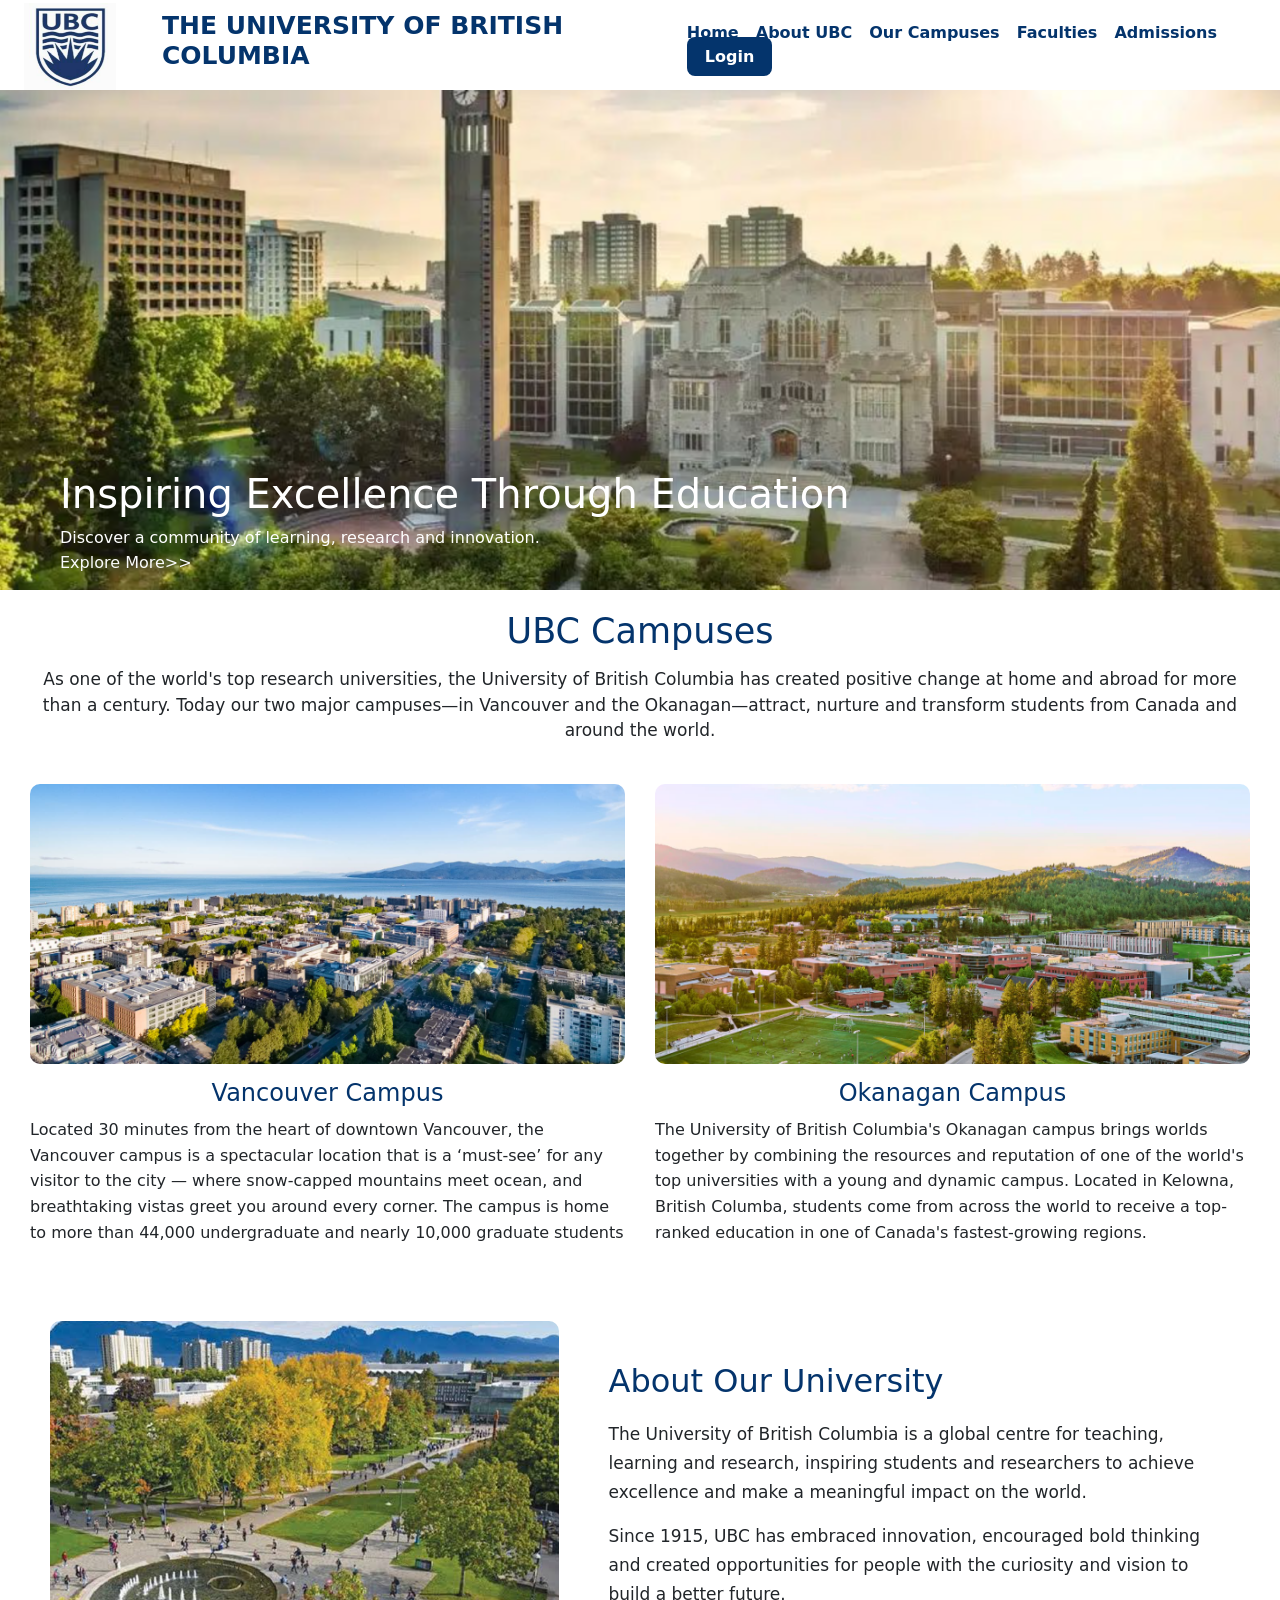
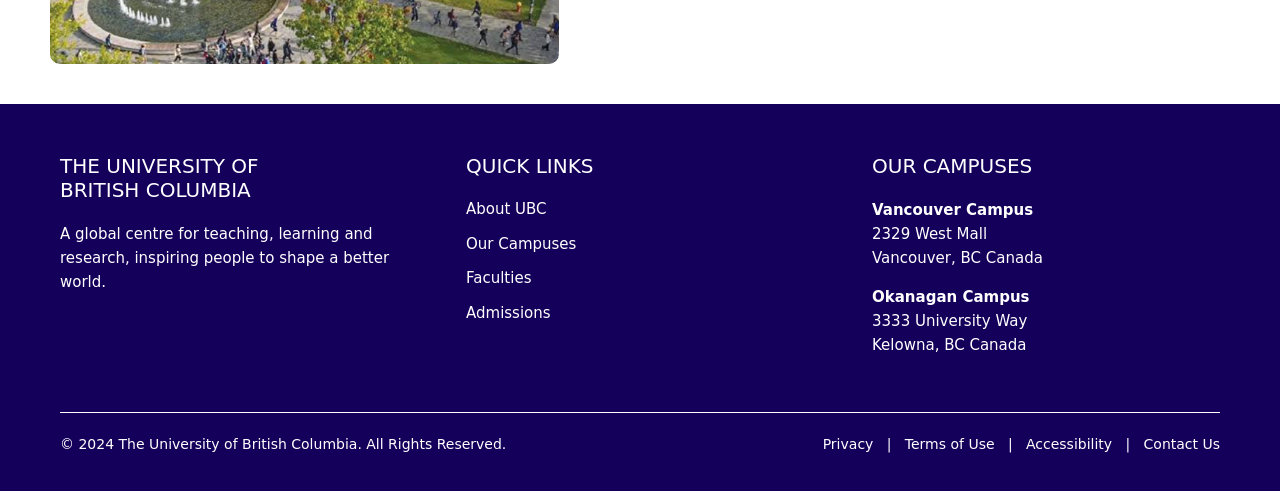
<file: index.html>
<!DOCTYPE html>
<html lang="en">
<head>
<meta charset="UTF-8">
<meta name="viewport" content="width=device-width, initial-scale=1.0">
<title>University Management System</title>
<link href="https://cdn.jsdelivr.net/npm/bootstrap@5.3.3/dist/css/bootstrap.min.css" rel="stylesheet">
<link rel="stylesheet" href="css/style.css">
</head>
<body>
<header>
<nav class="navbar navbar-expand-lg">
<div class="container-fluid">
<a class="navbar-brand" href="index.html"><img src="images/logo/logo.png" alt="logo"></a>
<h2 class="navbar-title">THE UNIVERSITY OF BRITISH COLUMBIA</h2>
<button class="navbar-toggler" type="button" data-bs-toggle="collapse" data-bs-target="#mainNavbar" aria-controls="mainNavbar" aria-expanded="false" aria-label="Toggle navigation">
<span class="navbar-toggler-icon"></span>
</button>
<div class="collapse navbar-collapse" id="mainNavbar">
<div class="navbar-links ms-auto">
<a href="index.html">Home</a>
<a href="about.html">About UBC</a>
<a href="campuses.html">Our Campuses</a>
<a href="faculties.html">Faculties</a>
<a href="admissions.html">Admissions</a>
<a href="login.html" class="login">Login</a>
</div>
</div>
</div>
</nav>
</header>
<main>
<section class="hero">
<img src="images/campus/campus.jpg" alt="UBC Campus">
<div class="hero-text">
<h1>Inspiring Excellence Through Education</h1>
<p>Discover a community of learning, research and innovation.</p>
<a href="#about" class="explore-button">Explore More&gt;&gt;</a>
</div>
</section>
<section id="campuses">
<h2>UBC Campuses</h2>
<p class="campus-intro">As one of the world's top research universities, the University of British Columbia has created positive change at home and abroad for more than a century. Today our two major campuses—in Vancouver and the Okanagan—attract, nurture and transform students from Canada and around the world.</p>
<div class="campus-container">
<div class="campus-card">
<img src="images/vancouver/vancouver.png" alt="vancouver Campus">
<h3>Vancouver Campus</h3>
<p>Located 30 minutes from the heart of downtown Vancouver, the Vancouver campus is a spectacular location that is a ‘must-see’ for any visitor to the city — where snow-capped mountains meet ocean, and breathtaking vistas greet you around every corner. The campus is home to more than 44,000 undergraduate and nearly 10,000 graduate students</p>
</div>
<div class="campus-card">
<img src="images/okanagan/okanagan.png" alt="okanagan Campus">
<h3>Okanagan Campus</h3>
<p>The University of British Columbia's Okanagan campus brings worlds together by combining the resources and reputation of one of the world's top universities with a young and dynamic campus. Located in Kelowna, British Columba, students come from across the world to receive a top-ranked education in one of Canada's fastest-growing regions.</p>
</div>
</div>
</section>
<section id="about">
<div class="about-image">
<img src="images/about/about.png" alt="about">
</div>
<div class="about-text">
<h2>About Our University</h2>
<p>The University of British Columbia is a global centre for teaching, learning and research, inspiring students and researchers to achieve excellence and make a meaningful impact on the world.</p>
<p>Since 1915, UBC has embraced innovation, encouraged bold thinking and created opportunities for people with the curiosity and vision to build a better future.</p>
</div>
</section>
</main>
<footer>
<div class="footer-content">
<div class="footer-about">
<h3>THE UNIVERSITY OF<br>BRITISH COLUMBIA</h3>
<p>A global centre for teaching, learning and research, inspiring people to shape a better world.</p>
</div>
<div class="footer-links">
<h3>QUICK LINKS</h3>
<a href="about.html">About UBC</a>
<a href="campuses.html">Our Campuses</a>
<a href="faculties.html">Faculties</a>
<a href="admissions.html">Admissions</a>
</div>
<div class="footer-campus">
<h3>OUR CAMPUSES</h3>
<p><strong>Vancouver Campus</strong><br>2329 West Mall<br>Vancouver, BC Canada</p>
<p><strong>Okanagan Campus</strong><br>3333 University Way<br>Kelowna, BC Canada</p>
</div>
</div>
<div class="footer-bottom">
<p>©️ 2024 The University of British Columbia. All Rights Reserved.</p>
<p>Privacy &nbsp; | &nbsp; Terms of Use &nbsp; | &nbsp; Accessibility &nbsp; | &nbsp; Contact Us</p>
</div>
</footer>
<script src="https://cdn.jsdelivr.net/npm/bootstrap@5.3.3/dist/js/bootstrap.bundle.min.js"></script>
</body>
</html>
</file>
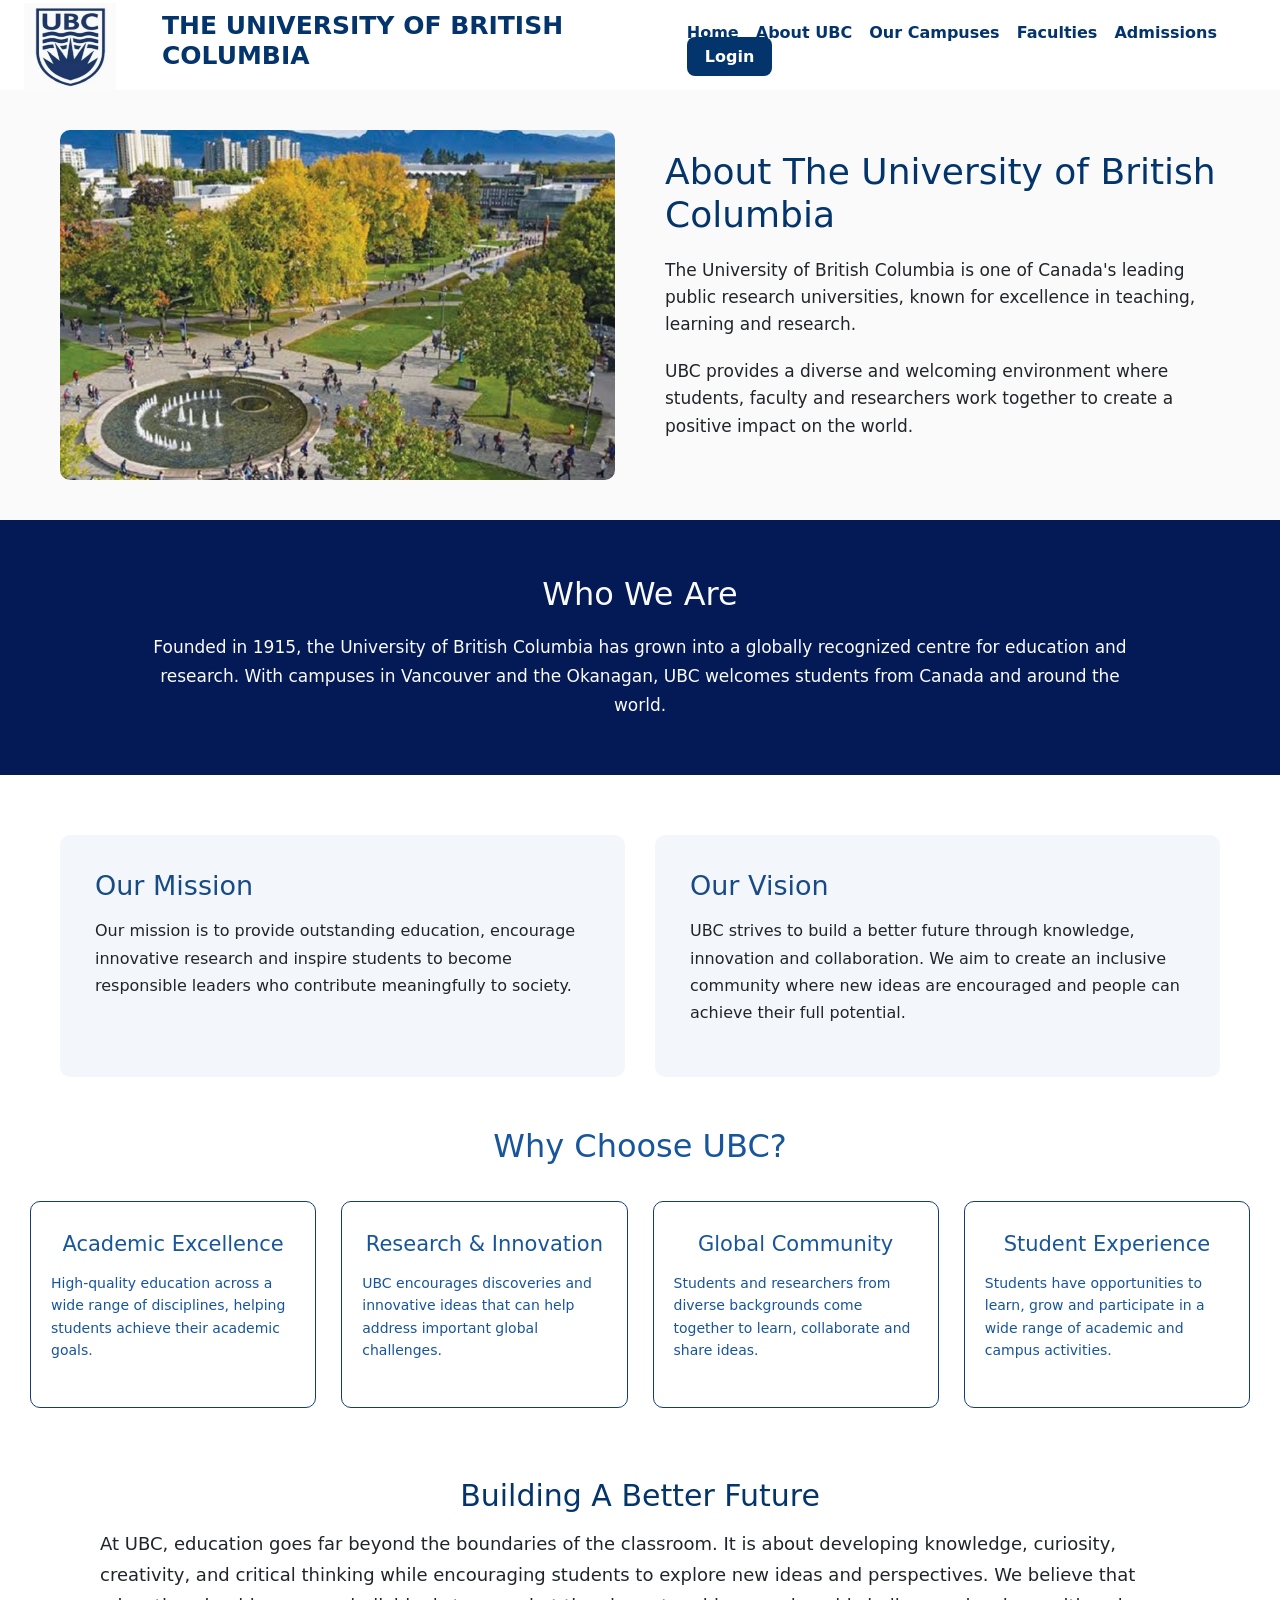
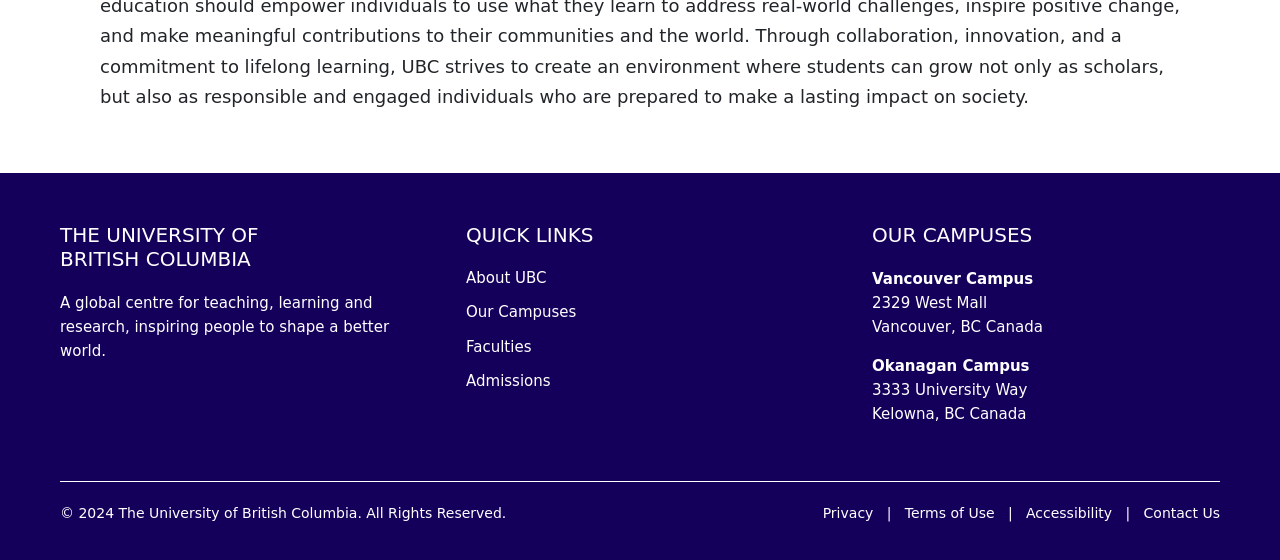
<file: about.html>
<!DOCTYPE html>
<html lang="en">
<head>
<meta charset="UTF-8">
<meta name="viewport" content="width=device-width, initial-scale=1.0">
<title>About UBC</title>
<link href="https://cdn.jsdelivr.net/npm/bootstrap@5.3.3/dist/css/bootstrap.min.css" rel="stylesheet">
<link rel="stylesheet" href="css/style.css">
</head>
<body>
<header>
<nav class="navbar navbar-expand-lg">
<div class="container-fluid">
<a class="navbar-brand" href="index.html"><img src="images/logo/logo.png" alt="logo"></a>
<h2 class="navbar-title">THE UNIVERSITY OF BRITISH COLUMBIA</h2>
<button class="navbar-toggler" type="button" data-bs-toggle="collapse" data-bs-target="#mainNavbar" aria-controls="mainNavbar" aria-expanded="false" aria-label="Toggle navigation">
<span class="navbar-toggler-icon"></span>
</button>
<div class="collapse navbar-collapse" id="mainNavbar">
<div class="navbar-links ms-auto">
<a href="index.html">Home</a>
<a href="about.html">About UBC</a>
<a href="campuses.html">Our Campuses</a>
<a href="faculties.html">Faculties</a>
<a href="admissions.html">Admissions</a>
<a href="login.html" class="login">Login</a>
</div>
</div>
</div>
</nav>
</header>
<main>
<section class="about-page">
<div class="about-page-image">
<img src="images/about/about.png" alt="About UBC">
</div>
<div class="about-page-text">
<h1>About The University of British Columbia</h1>
<p>The University of British Columbia is one of Canada's leading public research universities, known for excellence in teaching, learning and research.</p>
<p>UBC provides a diverse and welcoming environment where students, faculty and researchers work together to create a positive impact on the world.</p>
</div>
</section>
<section class="who-we-are">
<h2>Who We Are</h2>
<p>Founded in 1915, the University of British Columbia has grown into a globally recognized centre for education and research. With campuses in Vancouver and the Okanagan, UBC welcomes students from Canada and around the world.</p>
</section>
<section class="mission-vision">
<div class="mission">
<h2>Our Mission</h2>
<p>Our mission is to provide outstanding education, encourage innovative research and inspire students to become responsible leaders who contribute meaningfully to society.</p>
</div>
<div class="vision">
<h2>Our Vision</h2>
<p>UBC strives to build a better future through knowledge, innovation and collaboration. We aim to create an inclusive community where new ideas are encouraged and people can achieve their full potential.</p>
</div>
</section>
<section class="why-ubc">
<h2>Why Choose UBC?</h2>
<div class="why-container">
<div class="why-card">
<h3>Academic Excellence</h3>
<p>High-quality education across a wide range of disciplines, helping students achieve their academic goals.</p>
</div>
<div class="why-card">
<h3>Research & Innovation</h3>
<p>UBC encourages discoveries and innovative ideas that can help address important global challenges.</p>
</div>
<div class="why-card">
<h3>Global Community</h3>
<p>Students and researchers from diverse backgrounds come together to learn, collaborate and share ideas.</p>
</div>
<div class="why-card">
<h3>Student Experience</h3>
<p>Students have opportunities to learn, grow and participate in a wide range of academic and campus activities.</p>
</div>
</div>
</section>
<section class="about-ending">
<h2>Building A Better Future</h2>
<p>At UBC, education goes far beyond the boundaries of the classroom. It is about developing knowledge, curiosity, creativity, and critical thinking while encouraging students to explore new ideas and perspectives. We believe that education should empower individuals to use what they learn to address real-world challenges, inspire positive change, and make meaningful contributions to their communities and the world. Through collaboration, innovation, and a commitment to lifelong learning, UBC strives to create an environment where students can grow not only as scholars, but also as responsible and engaged individuals who are prepared to make a lasting impact on society.</p>
</section>
</main>
<footer>
<div class="footer-content">
<div class="footer-about">
<h3>THE UNIVERSITY OF<br>BRITISH COLUMBIA</h3>
<p>A global centre for teaching, learning and research, inspiring people to shape a better world.</p>
</div>
<div class="footer-links">
<h3>QUICK LINKS</h3>
<a href="about.html">About UBC</a>
<a href="campuses.html">Our Campuses</a>
<a href="faculties.html">Faculties</a>
<a href="admissions.html">Admissions</a>
</div>
<div class="footer-campus">
<h3>OUR CAMPUSES</h3>
<p><strong>Vancouver Campus</strong><br>2329 West Mall<br>Vancouver, BC Canada</p>
<p><strong>Okanagan Campus</strong><br>3333 University Way<br>Kelowna, BC Canada</p>
</div>
</div>
<div class="footer-bottom">
<p>©️ 2024 The University of British Columbia. All Rights Reserved.</p>
<p>Privacy &nbsp; | &nbsp; Terms of Use &nbsp; | &nbsp; Accessibility &nbsp; | &nbsp; Contact Us</p>
</div>
</footer>
<script src="https://cdn.jsdelivr.net/npm/bootstrap@5.3.3/dist/js/bootstrap.bundle.min.js"></script>
</body>
</html>
</file>
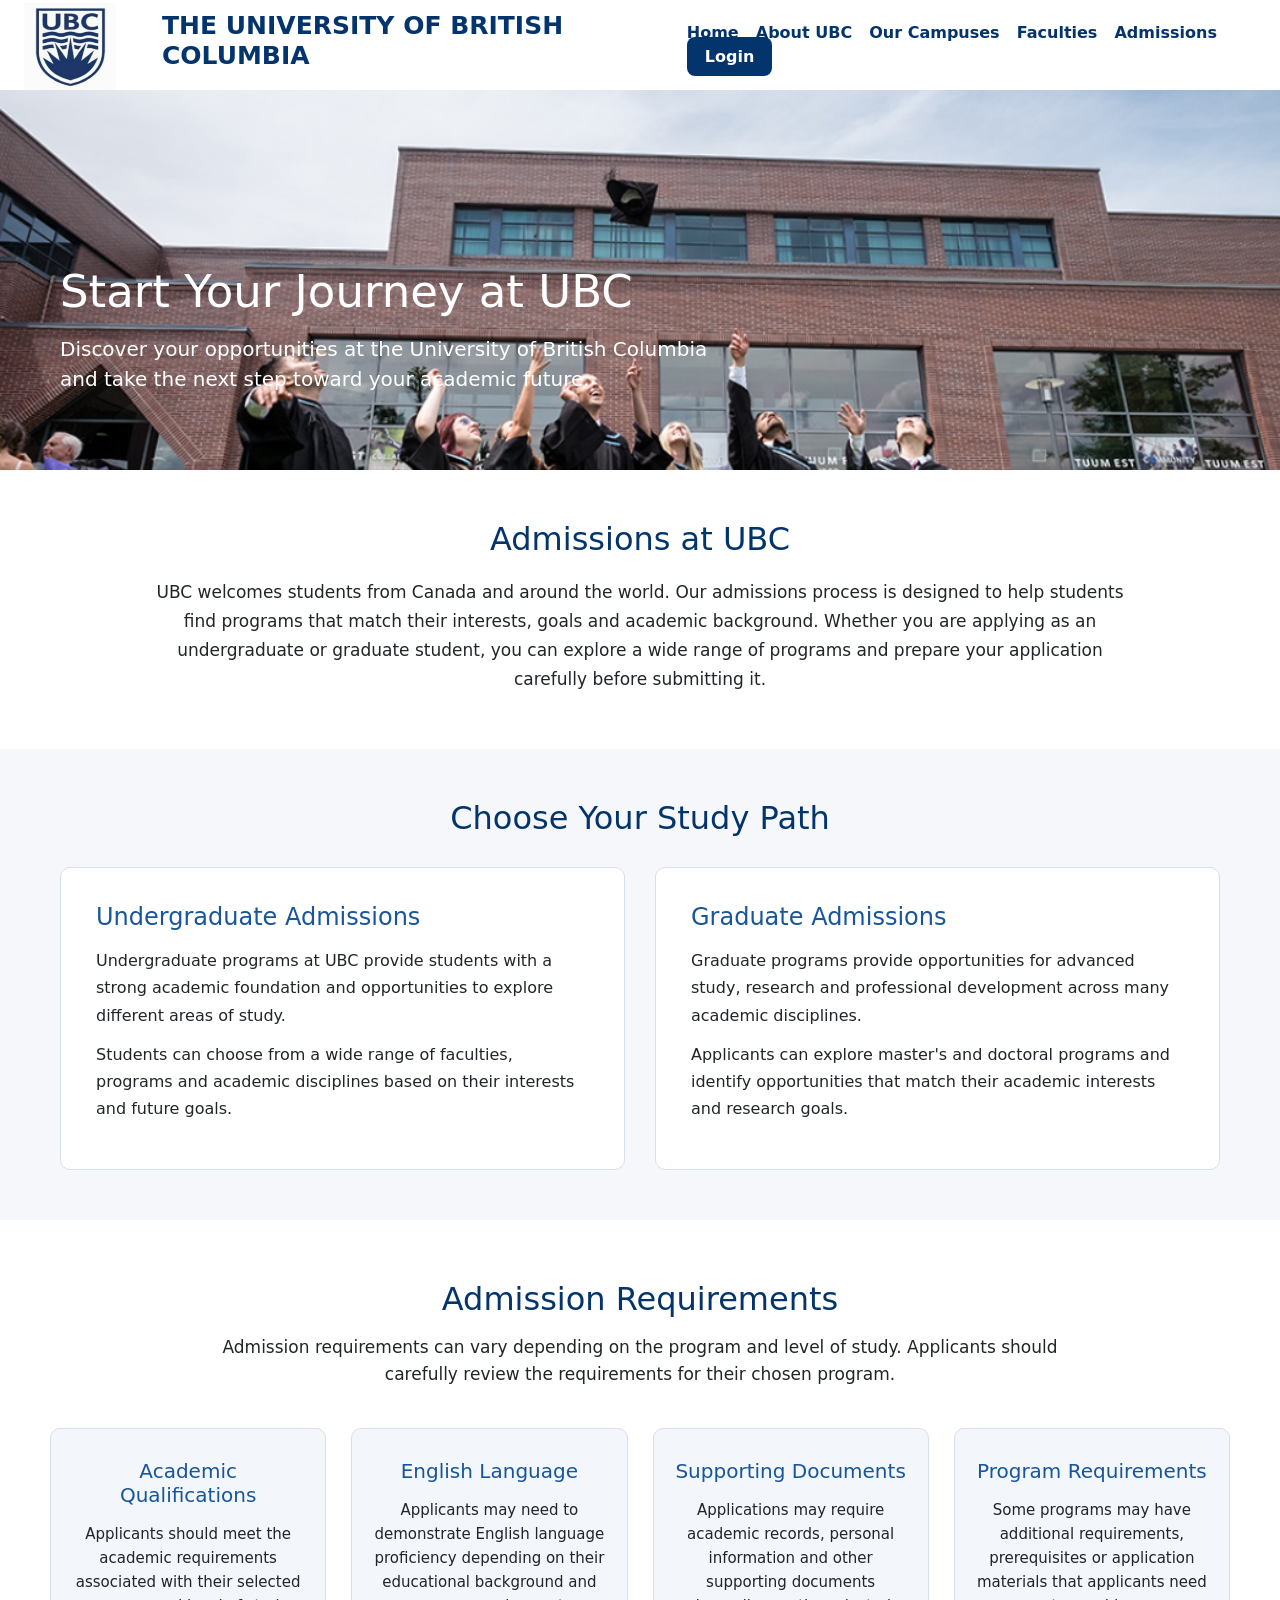
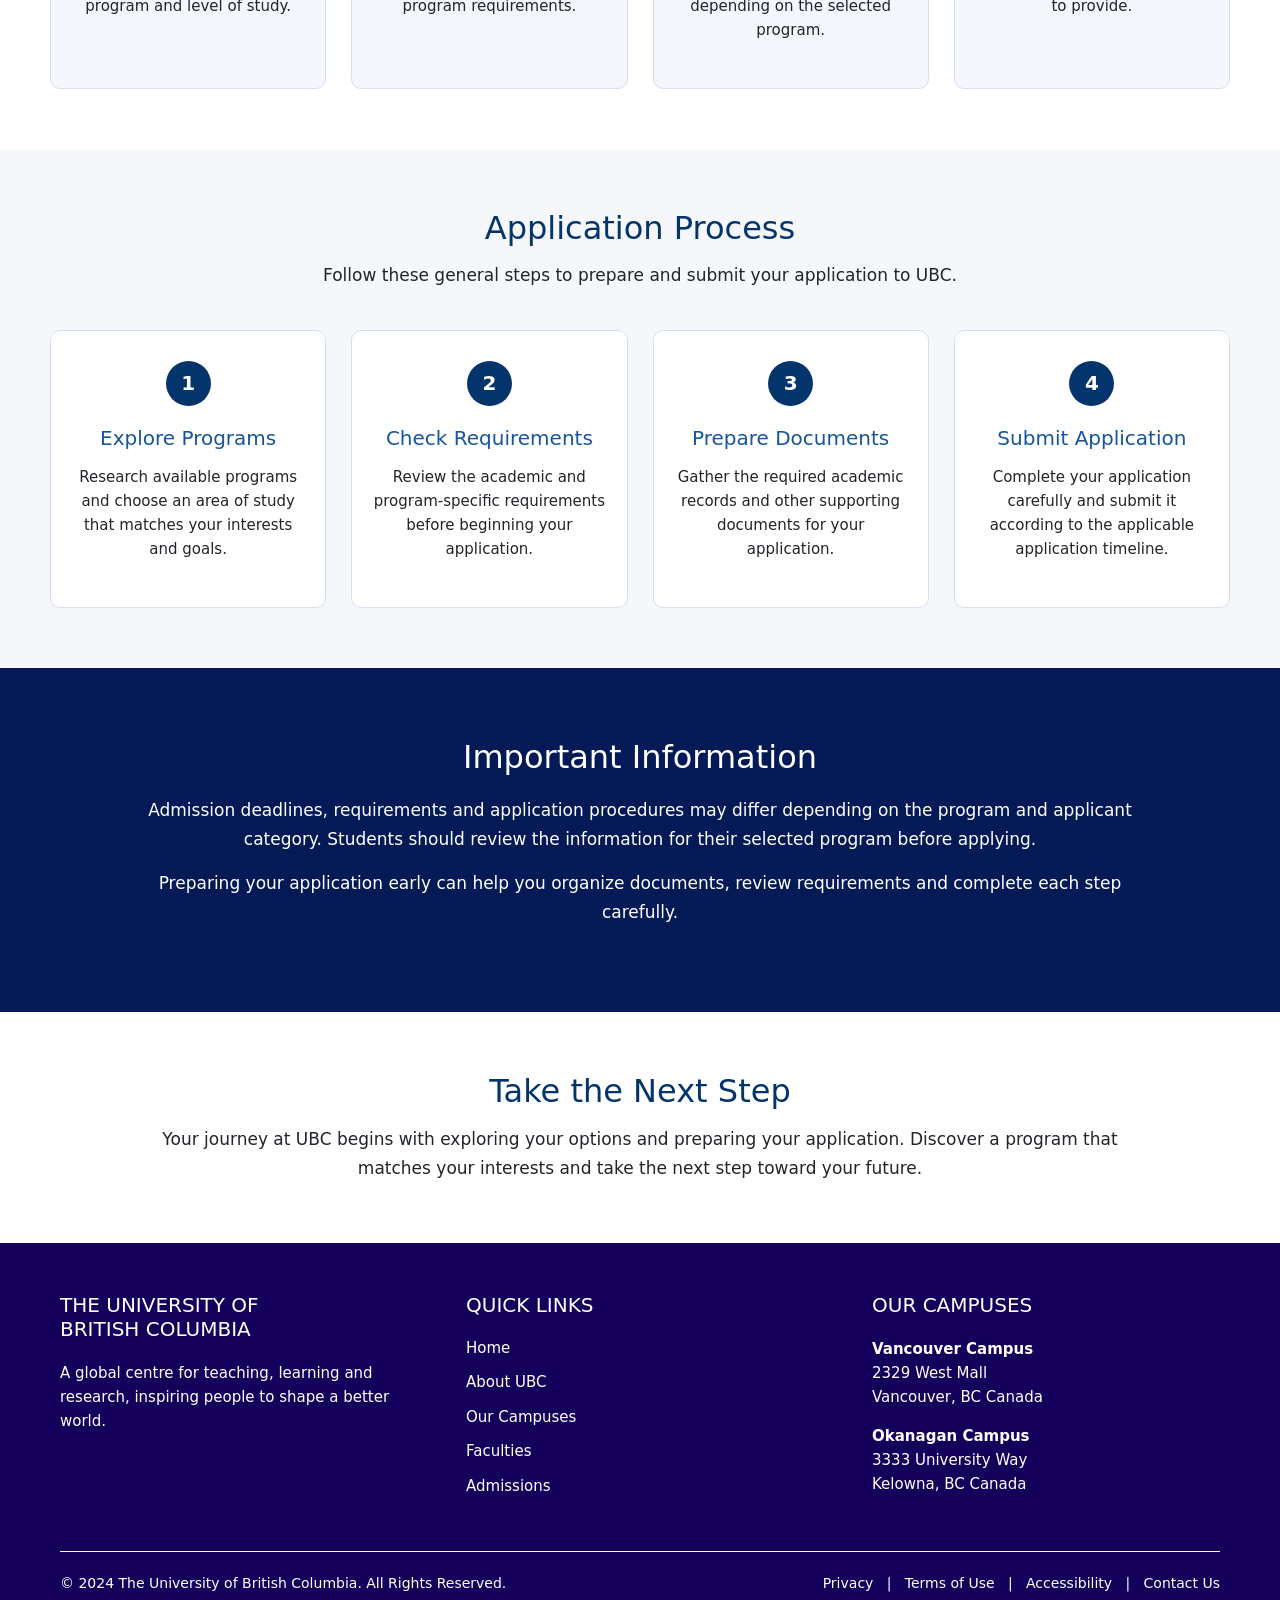
<file: admissions.html>
<!DOCTYPE html>
<html lang="en">
<head>
<meta charset="UTF-8">
<meta name="viewport" content="width=device-width, initial-scale=1.0">
<title>Admissions - UBC</title>
<link href="https://cdn.jsdelivr.net/npm/bootstrap@5.3.3/dist/css/bootstrap.min.css" rel="stylesheet">
<link rel="stylesheet" href="css/style.css">
</head>
<body>
<header>
    <nav class="navbar navbar-expand-lg">
        <div class="container-fluid">

            <a class="navbar-brand" href="index.html">
                <img src="images/logo/logo.png" alt="UBC Logo">
            </a>

            <h2 class="navbar-title">THE UNIVERSITY OF BRITISH COLUMBIA</h2>

            <button class="navbar-toggler" type="button"
                data-bs-toggle="collapse"
                data-bs-target="#mainNavbar"
                aria-controls="mainNavbar"
                aria-expanded="false"
                aria-label="Toggle navigation">
                <span class="navbar-toggler-icon"></span>
            </button>

            <div class="collapse navbar-collapse" id="mainNavbar">
                <div class="navbar-links ms-auto">
                    <a href="index.html">Home</a>
                    <a href="about.html">About UBC</a>
                    <a href="campuses.html">Our Campuses</a>
                    <a href="faculties.html">Faculties</a>
                    <a href="admissions.html">Admissions</a>
                    <a href="login.html" class="login">Login</a>
                </div>
            </div>

        </div>
    </nav>
</header>
<main>
<section class="admission-hero">
<img src="images/admissions/admissions.png" alt="UBC admissions">
<div class="admission-hero-text">
<h1>Start Your Journey at UBC</h1>
<p>Discover your opportunities at the University of British Columbia and take the next step toward your academic future.</p>
</div>
</section>
<section class="admission-intro">
<h2>Admissions at UBC</h2>
<p>UBC welcomes students from Canada and around the world. Our admissions process is designed to help students find programs that match their interests, goals and academic background. Whether you are applying as an undergraduate or graduate student, you can explore a wide range of programs and prepare your application carefully before submitting it.</p>
</section>
<section class="admission-options">
<h2>Choose Your Study Path</h2>
<div class="admission-option-container">
<div class="admission-option">
<h3>Undergraduate Admissions</h3>
<p>Undergraduate programs at UBC provide students with a strong academic foundation and opportunities to explore different areas of study.</p>
<p>Students can choose from a wide range of faculties, programs and academic disciplines based on their interests and future goals.</p>
</div>
<div class="admission-option">
<h3>Graduate Admissions</h3>
<p>Graduate programs provide opportunities for advanced study, research and professional development across many academic disciplines.</p>
<p>Applicants can explore master's and doctoral programs and identify opportunities that match their academic interests and research goals.</p>
</div>
</div>
</section>
<section class="admission-requirements">
<h2>Admission Requirements</h2>
<p class="requirements-intro">Admission requirements can vary depending on the program and level of study. Applicants should carefully review the requirements for their chosen program.</p>
<div class="requirements-container">
<div class="requirement-card">
<h3>Academic Qualifications</h3>
<p>Applicants should meet the academic requirements associated with their selected program and level of study.</p>
</div>
<div class="requirement-card">
<h3>English Language</h3>
<p>Applicants may need to demonstrate English language proficiency depending on their educational background and program requirements.</p>
</div>
<div class="requirement-card">
<h3>Supporting Documents</h3>
<p>Applications may require academic records, personal information and other supporting documents depending on the selected program.</p>
</div>
<div class="requirement-card">
<h3>Program Requirements</h3>
<p>Some programs may have additional requirements, prerequisites or application materials that applicants need to provide.</p>
</div>
</div>
</section>
<section class="application-process">
<h2>Application Process</h2>
<p class="process-intro">Follow these general steps to prepare and submit your application to UBC.</p>
<div class="process-container">
<div class="process-card">
<div class="process-number">1</div>
<h3>Explore Programs</h3>
<p>Research available programs and choose an area of study that matches your interests and goals.</p>
</div>
<div class="process-card">
<div class="process-number">2</div>
<h3>Check Requirements</h3>
<p>Review the academic and program-specific requirements before beginning your application.</p>
</div>
<div class="process-card">
<div class="process-number">3</div>
<h3>Prepare Documents</h3>
<p>Gather the required academic records and other supporting documents for your application.</p>
</div>
<div class="process-card">
<div class="process-number">4</div>
<h3>Submit Application</h3>
<p>Complete your application carefully and submit it according to the applicable application timeline.</p>
</div>
</div>
</section>
<section class="admission-info">
<div class="admission-info-text">
<h2>Important Information</h2>
<p>Admission deadlines, requirements and application procedures may differ depending on the program and applicant category. Students should review the information for their selected program before applying.</p>
<p>Preparing your application early can help you organize documents, review requirements and complete each step carefully.</p>
</div>
</section>
<section class="admission-ending">
<h2>Take the Next Step</h2>
<p>Your journey at UBC begins with exploring your options and preparing your application. Discover a program that matches your interests and take the next step toward your future.</p>
</section>
</main>
<footer>
<div class="footer-content">
<div class="footer-about">
<h3>THE UNIVERSITY OF<br>BRITISH COLUMBIA</h3>
<p>A global centre for teaching, learning and research, inspiring people to shape a better world.</p>
</div>
<div class="footer-links">
<h3>QUICK LINKS</h3>
<a href="index.html">Home</a>
<a href="about.html">About UBC</a>
<a href="campuses.html">Our Campuses</a>
<a href="faculties.html">Faculties</a>
<a href="admissions.html">Admissions</a>
</div>
<div class="footer-campus">
<h3>OUR CAMPUSES</h3>
<p><strong>Vancouver Campus</strong><br>2329 West Mall<br>Vancouver, BC Canada</p>
<p><strong>Okanagan Campus</strong><br>3333 University Way<br>Kelowna, BC Canada</p>
</div>
</div>
<div class="footer-bottom">
<p>©️ 2024 The University of British Columbia. All Rights Reserved.</p>
<p>Privacy &nbsp; | &nbsp; Terms of Use &nbsp; | &nbsp; Accessibility &nbsp; | &nbsp; Contact Us</p>
</div>
</footer>
<script src="https://cdn.jsdelivr.net/npm/bootstrap@5.3.3/dist/js/bootstrap.bundle.min.js"></script>
</body>
</html>
</file>
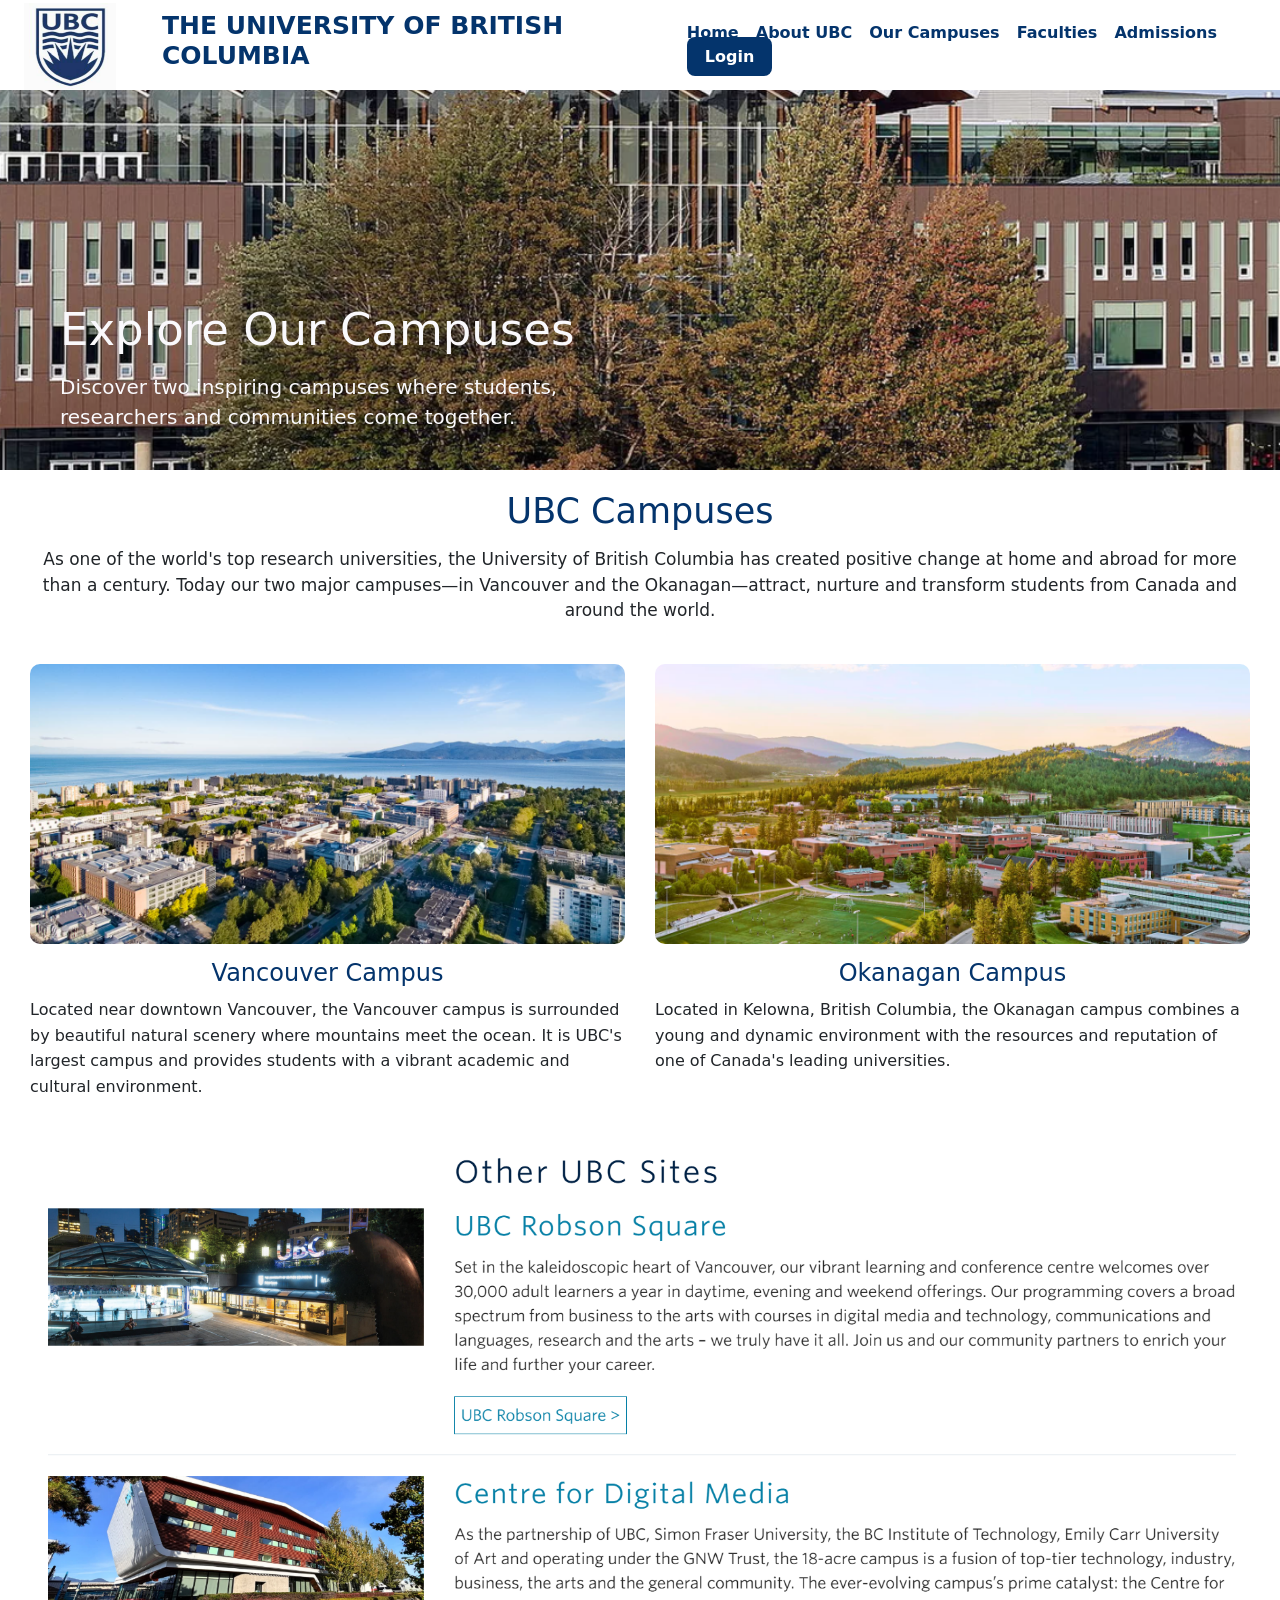
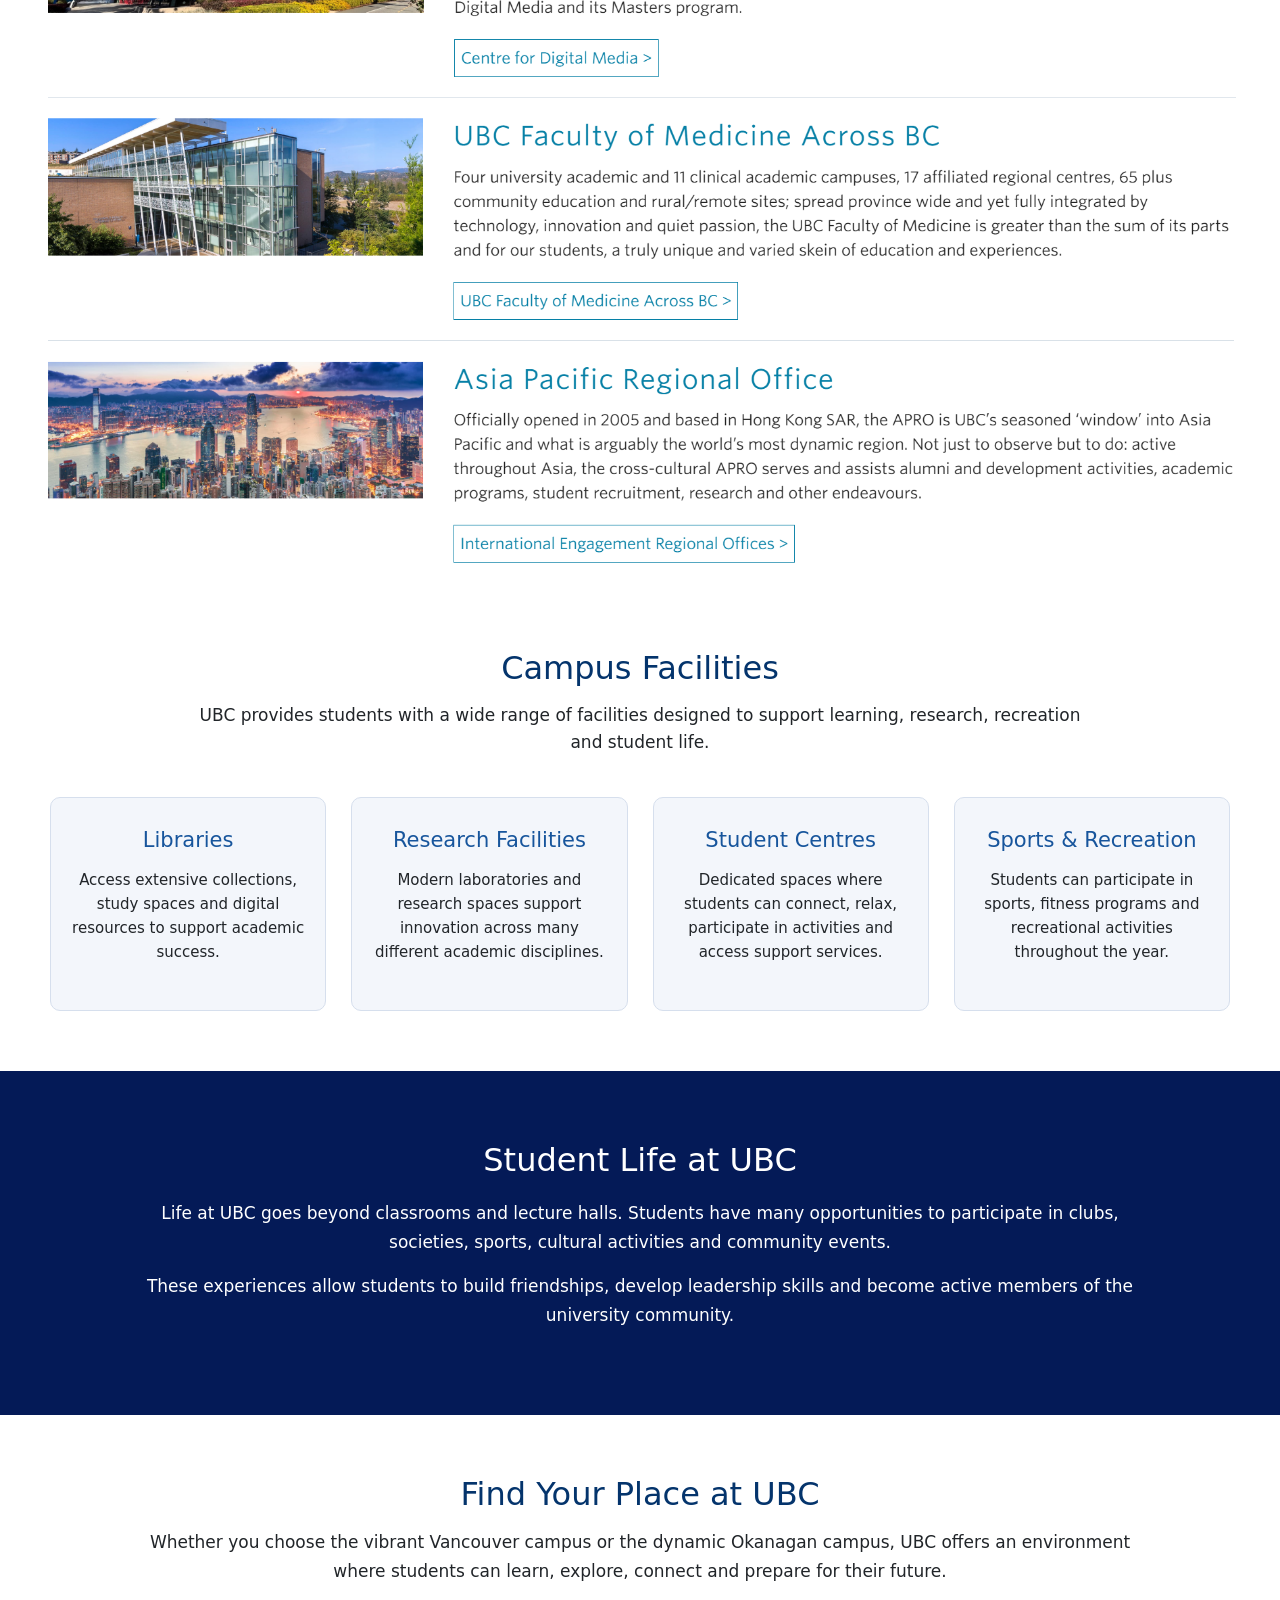
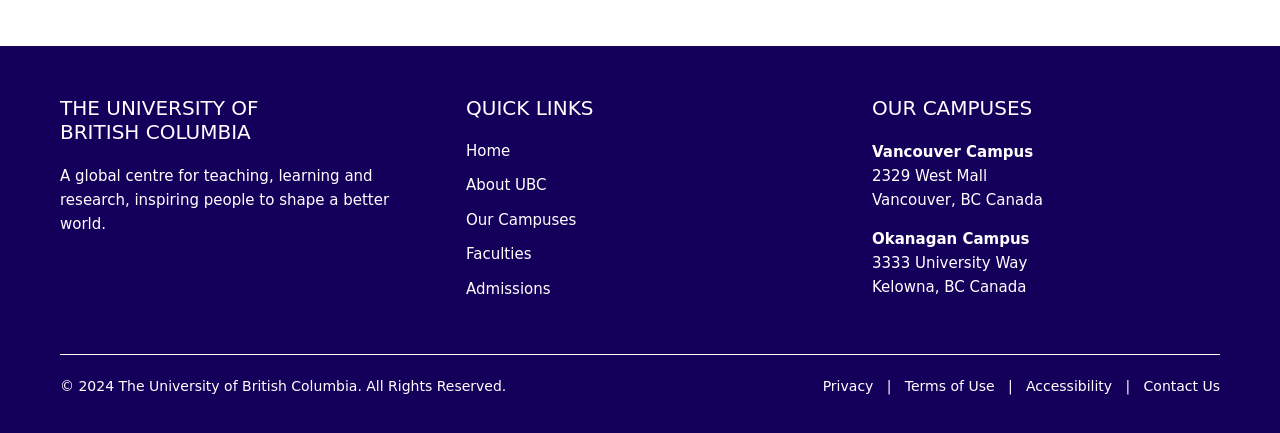
<file: campuses.html>
<!DOCTYPE html>
<html lang="en">
<head>
<meta charset="UTF-8">
<meta name="viewport" content="width=device-width, initial-scale=1.0">
<title>Our Campuses - UBC</title>
<link href="https://cdn.jsdelivr.net/npm/bootstrap@5.3.3/dist/css/bootstrap.min.css" rel="stylesheet">
<link rel="stylesheet" href="css/style.css">
</head>
<body>

<header>
    <nav class="navbar navbar-expand-lg">
        <div class="container-fluid">

            <a class="navbar-brand" href="index.html">
                <img src="images/logo/logo.png" alt="UBC Logo">
            </a>

            <h2 class="navbar-title">THE UNIVERSITY OF BRITISH COLUMBIA</h2>

            <button class="navbar-toggler" type="button"
                data-bs-toggle="collapse"
                data-bs-target="#mainNavbar"
                aria-controls="mainNavbar"
                aria-expanded="false"
                aria-label="Toggle navigation">
                <span class="navbar-toggler-icon"></span>
            </button>

            <div class="collapse navbar-collapse" id="mainNavbar">
                <div class="navbar-links ms-auto">
                    <a href="index.html">Home</a>
                    <a href="about.html">About UBC</a>
                    <a href="campuses.html">Our Campuses</a>
                    <a href="faculties.html">Faculties</a>
                    <a href="admissions.html">Admissions</a>
                    <a href="login.html" class="login">Login</a>
                </div>
            </div>

        </div>
    </nav>
</header>

<main>
<section class="campus-hero">
<img src="images/ubccampuses/ubccampuses.png" alt="ubcpampuses">
<div class="campus-hero-text">
<h1>Explore Our Campuses</h1>
<p>Discover two inspiring campuses where students, researchers and communities come together.</p>
</div>
</section>
<section id="campuses">
<h2>UBC Campuses</h2>
<p class="campus-intro">As one of the world's top research universities, the University of British Columbia has created positive change at home and abroad for more than a century. Today our two major campuses—in Vancouver and the Okanagan—attract, nurture and transform students from Canada and around the world.</p>
<div class="campus-container">
<div class="campus-card">
<img src="images/vancouver/vancouver.png" alt="Vancouver Campus">
<h3>Vancouver Campus</h3>
<p>Located near downtown Vancouver, the Vancouver campus is surrounded by beautiful natural scenery where mountains meet the ocean. It is UBC's largest campus and provides students with a vibrant academic and cultural environment.</p>
</div>
<div class="campus-card">
<img src="images/okanagan/okanagan.png" alt="Okanagan Campus">
<h3>Okanagan Campus</h3>
<p>Located in Kelowna, British Columbia, the Okanagan campus combines a young and dynamic environment with the resources and reputation of one of Canada's leading universities.</p>
</div>
</div>
</section>
<section class="campus-full-image">
<img src="images/c1/c1.png" alt="c1">
</section>
<section class="campus-full-image">
<img src="images/c2/c2.png" alt="c2">
</section>
<section class="campus-facilities">
<h2>Campus Facilities</h2>
<p class="facilities-intro">UBC provides students with a wide range of facilities designed to support learning, research, recreation and student life.</p>
<div class="facility-container">
<div class="facility-card">
<h3>Libraries</h3>
<p>Access extensive collections, study spaces and digital resources to support academic success.</p>
</div>
<div class="facility-card">
<h3>Research Facilities</h3>
<p>Modern laboratories and research spaces support innovation across many different academic disciplines.</p>
</div>
<div class="facility-card">
<h3>Student Centres</h3>
<p>Dedicated spaces where students can connect, relax, participate in activities and access support services.</p>
</div>
<div class="facility-card">
<h3>Sports & Recreation</h3>
<p>Students can participate in sports, fitness programs and recreational activities throughout the year.</p>
</div>
</div>
</section>
<section class="student-life">
<div class="student-life-text">
<h2>Student Life at UBC</h2>
<p>Life at UBC goes beyond classrooms and lecture halls. Students have many opportunities to participate in clubs, societies, sports, cultural activities and community events.</p>
<p>These experiences allow students to build friendships, develop leadership skills and become active members of the university community.</p>
</div>
</section>
<section class="campus-ending">
<h2>Find Your Place at UBC</h2>
<p>Whether you choose the vibrant Vancouver campus or the dynamic Okanagan campus, UBC offers an environment where students can learn, explore, connect and prepare for their future.</p>
</section>
</main>
<footer>
<div class="footer-content">
<div class="footer-about">
<h3>THE UNIVERSITY OF<br>BRITISH COLUMBIA</h3>
<p>A global centre for teaching, learning and research, inspiring people to shape a better world.</p>
</div>
<div class="footer-links">
<h3>QUICK LINKS</h3>
<a href="index.html">Home</a>
<a href="about.html">About UBC</a>
<a href="campuses.html">Our Campuses</a>
<a href="faculties.html">Faculties</a>
<a href="admissions.html">Admissions</a>
</div>
<div class="footer-campus">
<h3>OUR CAMPUSES</h3>
<p><strong>Vancouver Campus</strong><br>2329 West Mall<br>Vancouver, BC Canada</p>
<p><strong>Okanagan Campus</strong><br>3333 University Way<br>Kelowna, BC Canada</p>
</div>
</div>
<div class="footer-bottom">
<p>©️ 2024 The University of British Columbia. All Rights Reserved.</p>
<p>Privacy &nbsp; | &nbsp; Terms of Use &nbsp; | &nbsp; Accessibility &nbsp; | &nbsp; Contact Us</p>
</div>
</footer>
<script src="https://cdn.jsdelivr.net/npm/bootstrap@5.3.3/dist/js/bootstrap.bundle.min.js"></script>
</body>
</html>
</file>
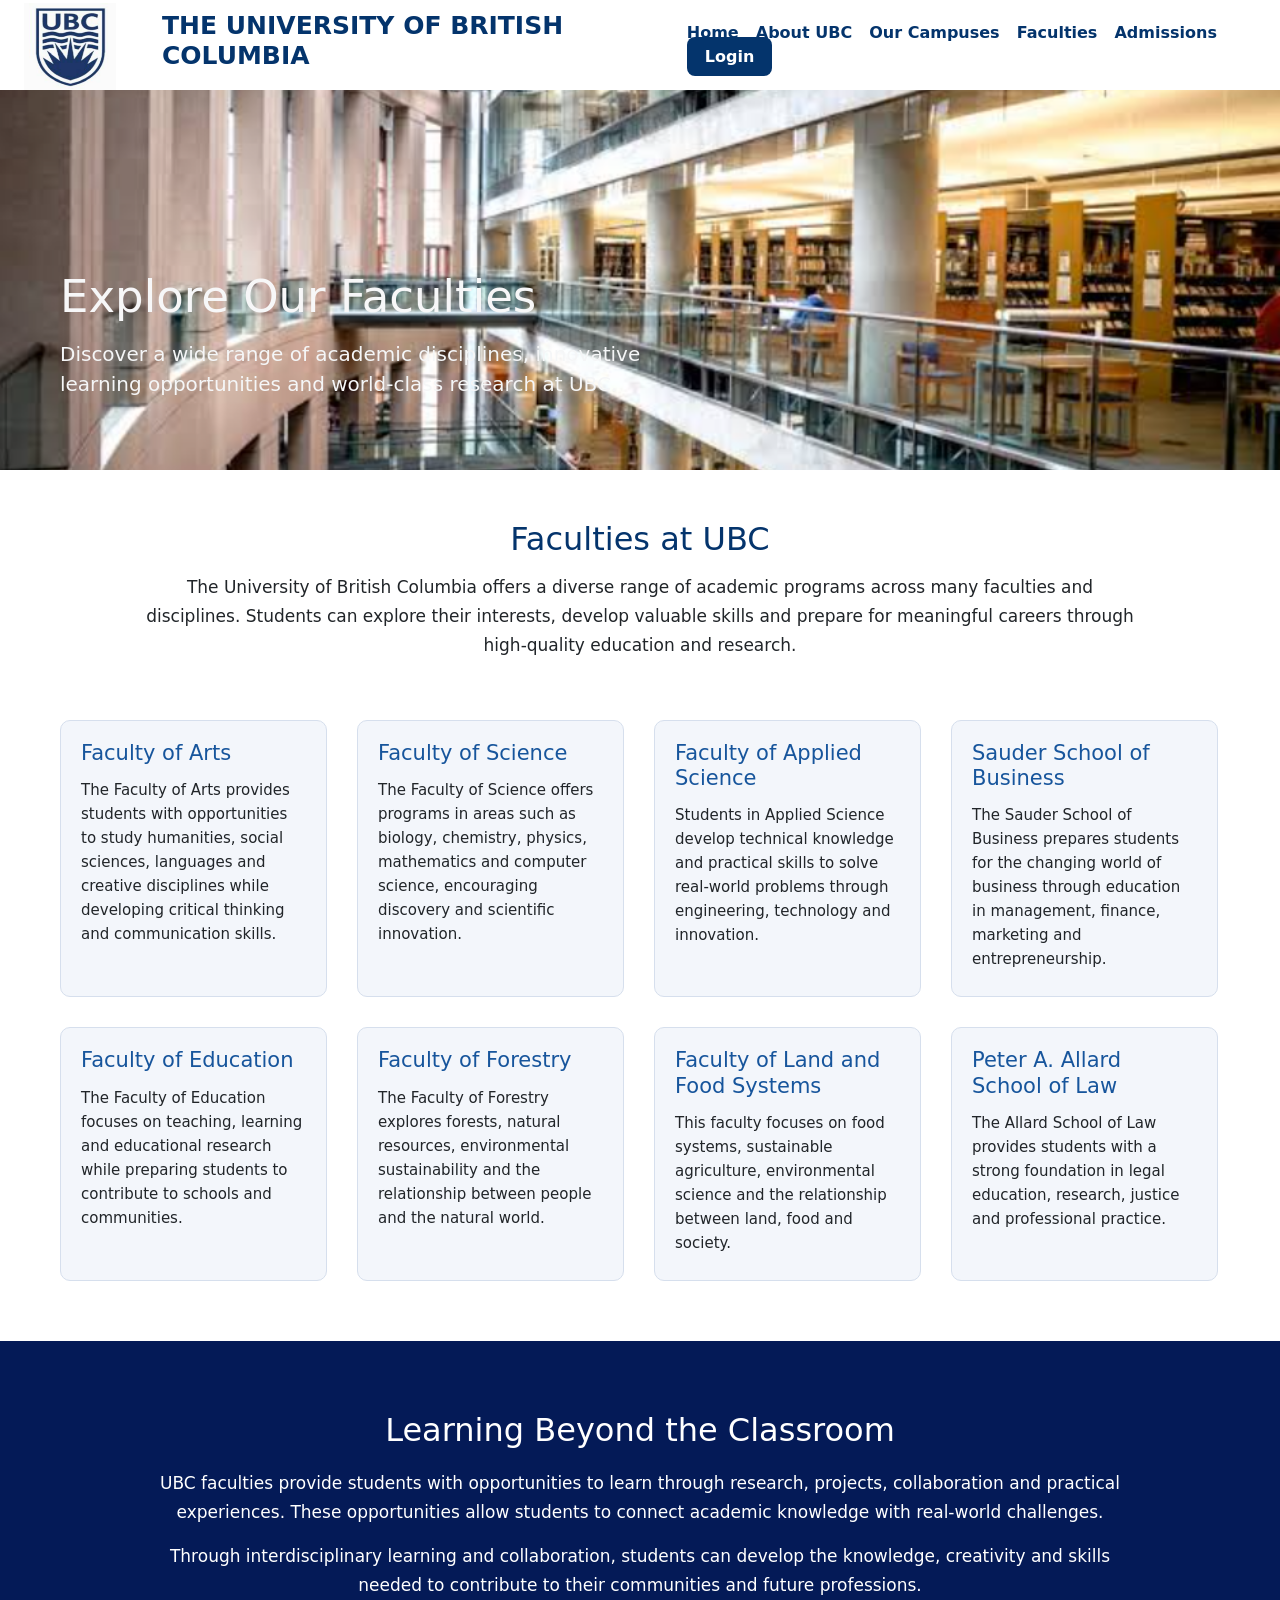
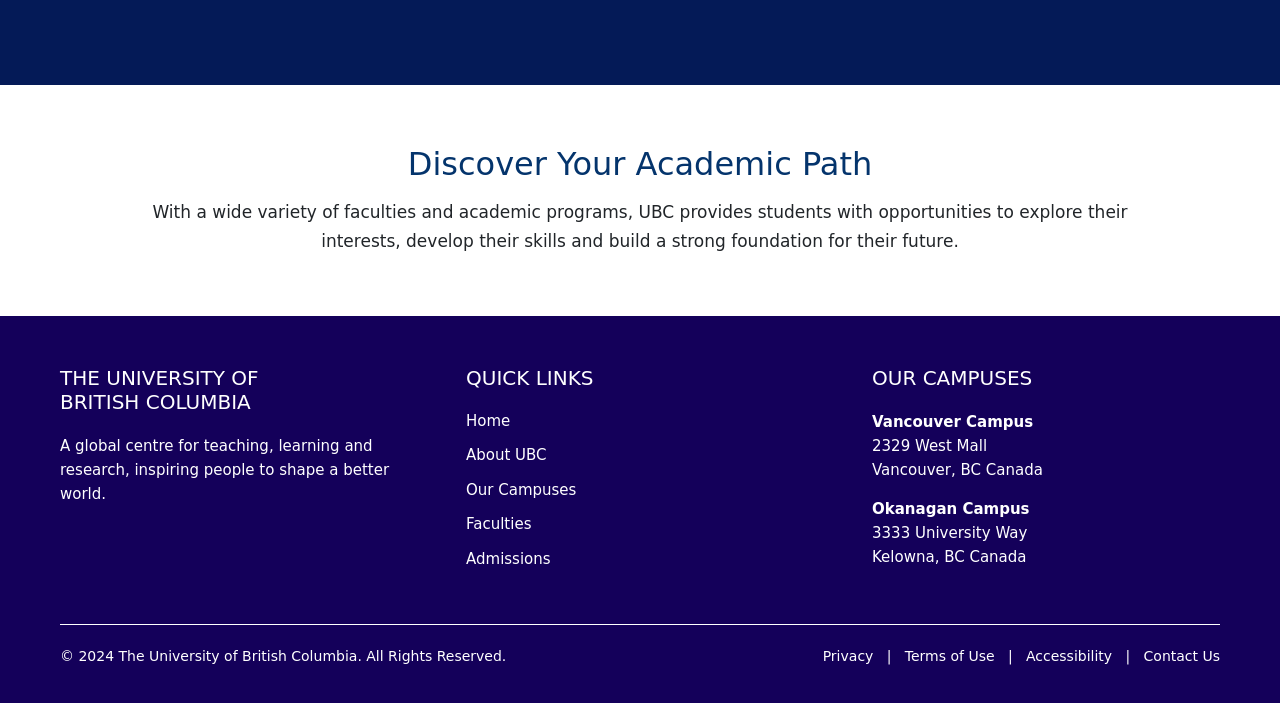
<file: faculties.html>
<!DOCTYPE html>
<html lang="en">
<head>
<meta charset="UTF-8">
<meta name="viewport" content="width=device-width, initial-scale=1.0">
<title>Faculties - UBC</title>
<link href="https://cdn.jsdelivr.net/npm/bootstrap@5.3.3/dist/css/bootstrap.min.css" rel="stylesheet">
<link rel="stylesheet" href="css/style.css">
</head>
<body>

<header>
    <nav class="navbar navbar-expand-lg">
        <div class="container-fluid">

            <a class="navbar-brand" href="index.html">
                <img src="images/logo/logo.png" alt="UBC Logo">
            </a>

            <h2 class="navbar-title">THE UNIVERSITY OF BRITISH COLUMBIA</h2>

            <button class="navbar-toggler" type="button"
                data-bs-toggle="collapse"
                data-bs-target="#mainNavbar"
                aria-controls="mainNavbar"
                aria-expanded="false"
                aria-label="Toggle navigation">
                <span class="navbar-toggler-icon"></span>
            </button>

            <div class="collapse navbar-collapse" id="mainNavbar">
                <div class="navbar-links ms-auto">
                    <a href="index.html">Home</a>
                    <a href="about.html">About UBC</a>
                    <a href="campuses.html">Our Campuses</a>
                    <a href="faculties.html">Faculties</a>
                    <a href="admissions.html">Admissions</a>
                    <a href="login.html" class="login">Login</a>
                </div>
            </div>

        </div>
    </nav>
</header>
<main>
<section class="faculty-hero">
<img src="images/faculties/faculties.png" alt="faculties">
<div class="faculty-hero-text">
<h1>Explore Our Faculties</h1>
<p>Discover a wide range of academic disciplines, innovative learning opportunities and world-class research at UBC.</p>
</div>
</section>
<section class="faculty-intro">
<h2>Faculties at UBC</h2>
<p>The University of British Columbia offers a diverse range of academic programs across many faculties and disciplines. Students can explore their interests, develop valuable skills and prepare for meaningful careers through high-quality education and research.</p>
</section>
<section class="faculty-section">
<div class="faculty-container">
<div class="faculty-card">
<h3>Faculty of Arts</h3>
<p>The Faculty of Arts provides students with opportunities to study humanities, social sciences, languages and creative disciplines while developing critical thinking and communication skills.</p>
</div>
<div class="faculty-card">
<h3>Faculty of Science</h3>
<p>The Faculty of Science offers programs in areas such as biology, chemistry, physics, mathematics and computer science, encouraging discovery and scientific innovation.</p>
</div>
<div class="faculty-card">
<h3>Faculty of Applied Science</h3>
<p>Students in Applied Science develop technical knowledge and practical skills to solve real-world problems through engineering, technology and innovation.</p>
</div>
<div class="faculty-card">
<h3>Sauder School of Business</h3>
<p>The Sauder School of Business prepares students for the changing world of business through education in management, finance, marketing and entrepreneurship.</p>
</div>
<div class="faculty-card">
<h3>Faculty of Education</h3>
<p>The Faculty of Education focuses on teaching, learning and educational research while preparing students to contribute to schools and communities.</p>
</div>
<div class="faculty-card">
<h3>Faculty of Forestry</h3>
<p>The Faculty of Forestry explores forests, natural resources, environmental sustainability and the relationship between people and the natural world.</p>
</div>
<div class="faculty-card">
<h3>Faculty of Land and Food Systems</h3>
<p>This faculty focuses on food systems, sustainable agriculture, environmental science and the relationship between land, food and society.</p>
</div>
<div class="faculty-card">
<h3>Peter A. Allard School of Law</h3>
<p>The Allard School of Law provides students with a strong foundation in legal education, research, justice and professional practice.</p>
</div>
</div>
</section>
<section class="faculty-experience">
<div class="faculty-experience-text">
<h2>Learning Beyond the Classroom</h2>
<p>UBC faculties provide students with opportunities to learn through research, projects, collaboration and practical experiences. These opportunities allow students to connect academic knowledge with real-world challenges.</p>
<p>Through interdisciplinary learning and collaboration, students can develop the knowledge, creativity and skills needed to contribute to their communities and future professions.</p>
</div>
</section>
<section class="faculty-ending">
<h2>Discover Your Academic Path</h2>
<p>With a wide variety of faculties and academic programs, UBC provides students with opportunities to explore their interests, develop their skills and build a strong foundation for their future.</p>
</section>
</main>
<footer>
<div class="footer-content">
<div class="footer-about">
<h3>THE UNIVERSITY OF<br>BRITISH COLUMBIA</h3>
<p>A global centre for teaching, learning and research, inspiring people to shape a better world.</p>
</div>
<div class="footer-links">
<h3>QUICK LINKS</h3>
<a href="index.html">Home</a>
<a href="about.html">About UBC</a>
<a href="campuses.html">Our Campuses</a>
<a href="faculties.html">Faculties</a>
<a href="admissions.html">Admissions</a>
</div>
<div class="footer-campus">
<h3>OUR CAMPUSES</h3>
<p><strong>Vancouver Campus</strong><br>2329 West Mall<br>Vancouver, BC Canada</p>
<p><strong>Okanagan Campus</strong><br>3333 University Way<br>Kelowna, BC Canada</p>
</div>
</div>
<div class="footer-bottom">
<p>©️ 2024 The University of British Columbia. All Rights Reserved.</p>
<p>Privacy &nbsp; | &nbsp; Terms of Use &nbsp; | &nbsp; Accessibility &nbsp; | &nbsp; Contact Us</p>
</div>
</footer>
<script src="https://cdn.jsdelivr.net/npm/bootstrap@5.3.3/dist/js/bootstrap.bundle.min.js"></script>
</body>
</html>
</file>
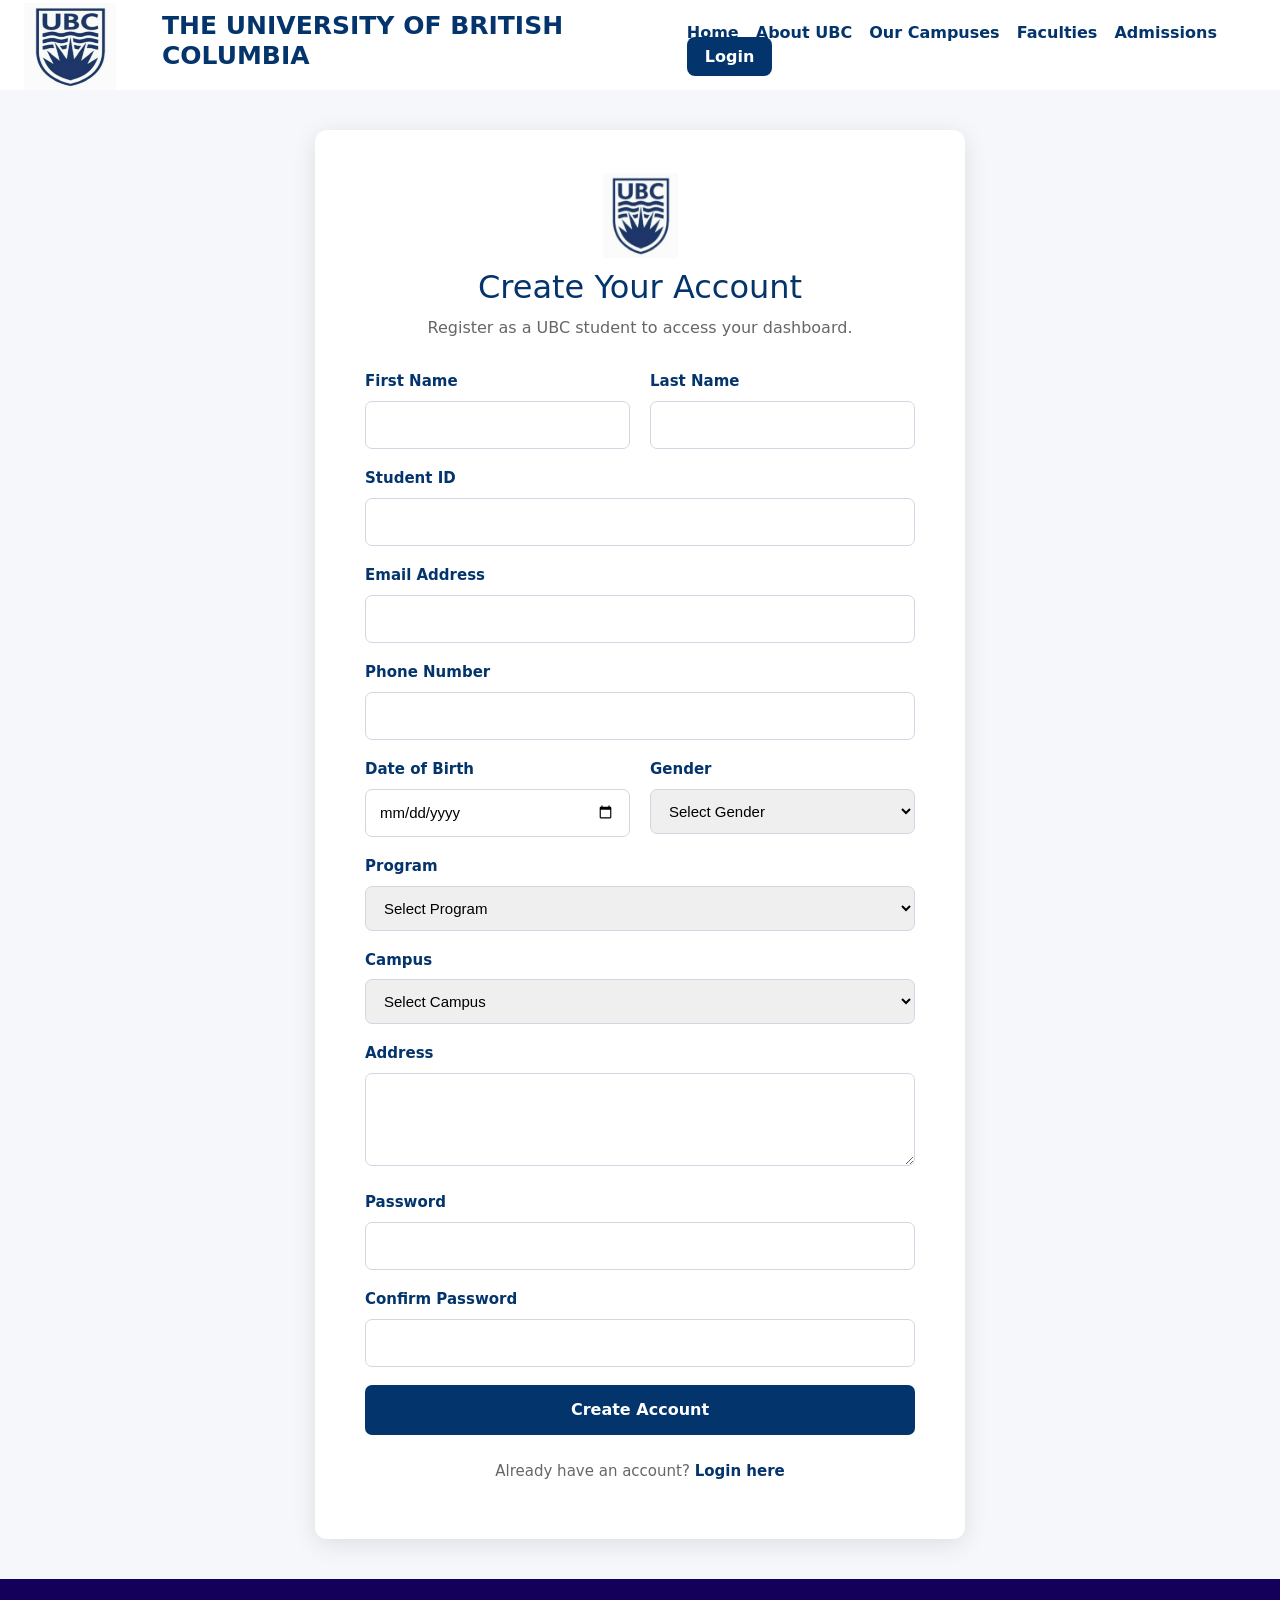
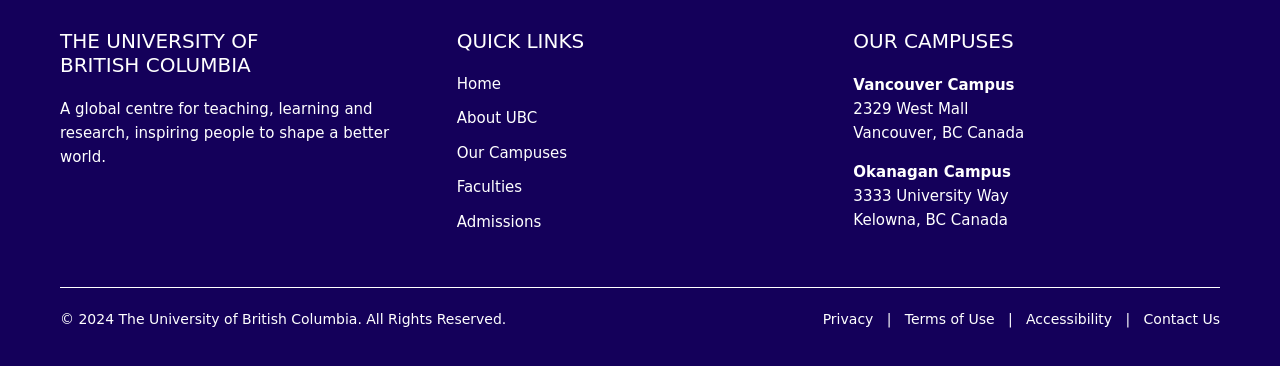
<file: register.html>
<!DOCTYPE html>
<html lang="en">
<head>
    <meta charset="UTF-8">
    <meta name="viewport" content="width=device-width, initial-scale=1.0">
    <title>Register - UBC</title>
    <link href="https://cdn.jsdelivr.net/npm/bootstrap@5.3.3/dist/css/bootstrap.min.css" rel="stylesheet">
    <link rel="stylesheet" href="css/style.css">
    <style>
        .register-page{width:100%;padding:40px 15px;box-sizing:border-box}
        .register-box{width:100%;max-width:650px;margin:0 auto}
        .register-box img{max-width:100%;height:auto}
        .form-row{display:flex;gap:20px}
        .form-row .form-group{flex:1;min-width:0}
        .form-group{width:100%;margin-bottom:18px}
        .form-group input,.form-group select,.form-group textarea{width:100%;max-width:100%;box-sizing:border-box}
        .register-button{max-width:100%;cursor:pointer}
        .footer-content{display:flex;flex-wrap:wrap;gap:30px}
        .footer-content>div{flex:1;min-width:200px}
        .footer-bottom{display:flex;flex-wrap:wrap;justify-content:space-between;gap:10px}
        .footer-bottom p{max-width:100%;overflow-wrap:anywhere}
        @media(max-width:991.98px){
            header nav.navbar{height:auto;min-height:75px;padding:12px 20px;display:flex;flex-wrap:wrap}
            header nav.navbar .container-fluid{flex-wrap:wrap}
            header nav.navbar h2{font-size:clamp(14px,2.5vw,20px);margin:0 10px;flex:1}
            header nav.navbar .navbar-toggler{margin-left:auto}
            header nav.navbar .navbar-collapse{flex-basis:100%;width:100%}
            header nav.navbar .navbar-links{display:flex;flex-direction:column;align-items:stretch;width:100%;margin:10px 0 0}
            header nav.navbar .navbar-links a{display:block;padding:10px 5px}
        }
        @media(max-width:575.98px){
            .register-page{padding:25px 12px}
            .register-box{padding:20px 15px}
            .form-row{flex-direction:column;gap:0}
            .register-heading h1{font-size:clamp(22px,6vw,32px)}
            .footer-content{flex-direction:column;gap:20px}
            .footer-content>div{width:100%;min-width:0}
            .footer-bottom{flex-direction:column}
        }
    </style>
</head>
<body>

<header>
    <nav class="navbar navbar-expand-lg">
        <div class="container-fluid">

            <a class="navbar-brand" href="index.html">
                <img src="images/logo/logo.png" alt="UBC Logo">
            </a>

            <h2 class="navbar-title">THE UNIVERSITY OF BRITISH COLUMBIA</h2>

            <button class="navbar-toggler" type="button"
                data-bs-toggle="collapse"
                data-bs-target="#mainNavbar"
                aria-controls="mainNavbar"
                aria-expanded="false"
                aria-label="Toggle navigation">
                <span class="navbar-toggler-icon"></span>
            </button>

            <div class="collapse navbar-collapse" id="mainNavbar">
                <div class="navbar-links ms-auto">
                    <a href="index.html">Home</a>
                    <a href="about.html">About UBC</a>
                    <a href="campuses.html">Our Campuses</a>
                    <a href="faculties.html">Faculties</a>
                    <a href="admissions.html">Admissions</a>
                    <a href="login.html" class="login">Login</a>
                </div>
            </div>

        </div>
    </nav>
</header>


<main>
    <section class="register-page">
        <div class="register-box">
            <div class="register-heading">
                <img src="images/logo/logo.png" alt="UBC Logo">
                <h1>Create Your Account</h1>
                <p>Register as a UBC student to access your dashboard.</p>
            </div>
            <form id="registerForm">
                <div class="form-row">
                    <div class="form-group">
                        <label for="firstName">First Name</label>
                        <input type="text" id="firstName" required>
                    </div>
                    <div class="form-group">
                        <label for="lastName">Last Name</label>
                        <input type="text" id="lastName" required>
                    </div>
                </div>
                <div class="form-group">
                    <label for="studentId">Student ID</label>
                    <input type="text" id="studentId" required>
                </div>
                <div class="form-group">
                    <label for="email">Email Address</label>
                    <input type="email" id="email" required>
                </div>
                <div class="form-group">
                    <label for="phone">Phone Number</label>
                    <input type="tel" id="phone" required>
                </div>
                <div class="form-row">
                    <div class="form-group">
                        <label for="dob">Date of Birth</label>
                        <input type="date" id="dob" required>
                    </div>
                    <div class="form-group">
                        <label for="gender">Gender</label>
                        <select id="gender" required>
                            <option value="">Select Gender</option>
                            <option value="Male">Male</option>
                            <option value="Female">Female</option>
                            <option value="Other">Other</option>
                        </select>
                    </div>
                </div>
                <div class="form-group">
                    <label for="program">Program</label>
                    <select id="program" required>
                        <option value="">Select Program</option>
                        <option value="Bachelor of Arts">Bachelor of Arts</option>
                        <option value="Bachelor of Science">Bachelor of Science</option>
                        <option value="Bachelor of Engineering">Bachelor of Engineering</option>
                        <option value="Bachelor of Commerce">Bachelor of Commerce</option>
                        <option value="Bachelor of Education">Bachelor of Education</option>
                        <option value="Bachelor of Forestry">Bachelor of Forestry</option>
                        <option value="Bachelor of Landscape Architecture">Bachelor of Landscape Architecture</option>
                        <option value="Bachelor of Laws">Bachelor of Laws</option>
                    </select>
                </div>
                <div class="form-group">
                    <label for="campus">Campus</label>
                    <select id="campus" required>
                        <option value="">Select Campus</option>
                        <option value="Vancouver Campus">Vancouver Campus</option>
                        <option value="Okanagan Campus">Okanagan Campus</option>
                    </select>
                </div>
                <div class="form-group">
                    <label for="address">Address</label>
                    <textarea id="address" rows="3" required></textarea>
                </div>
                <div class="form-group">
                    <label for="password">Password</label>
                    <input type="password" id="password" required>
                </div>
                <div class="form-group">
                    <label for="confirmPassword">Confirm Password</label>
                    <input type="password" id="confirmPassword" required>
                </div>
                <button type="submit" class="register-button">Create Account</button>
            </form>
            <p class="register-login">Already have an account? <a href="login.html">Login here</a></p>
        </div>
    </section>
</main>

<footer>
    <div class="footer-content">
        <div class="footer-about">
            <h3>THE UNIVERSITY OF<br>BRITISH COLUMBIA</h3>
            <p>A global centre for teaching, learning and research, inspiring people to shape a better world.</p>
        </div>
        <div class="footer-links">
            <h3>QUICK LINKS</h3>
            <a href="index.html">Home</a>
            <a href="about.html">About UBC</a>
            <a href="campuses.html">Our Campuses</a>
            <a href="faculties.html">Faculties</a>
            <a href="admissions.html">Admissions</a>
        </div>
        <div class="footer-campus">
            <h3>OUR CAMPUSES</h3>
            <p><strong>Vancouver Campus</strong><br>2329 West Mall<br>Vancouver, BC Canada</p>
            <p><strong>Okanagan Campus</strong><br>3333 University Way<br>Kelowna, BC Canada</p>
        </div>
    </div>
    <div class="footer-bottom">
        <p>©️ 2024 The University of British Columbia. All Rights Reserved.</p>
        <p>Privacy &nbsp; | &nbsp; Terms of Use &nbsp; | &nbsp; Accessibility &nbsp; | &nbsp; Contact Us</p>
    </div>
</footer>

<script src="https://cdn.jsdelivr.net/npm/bootstrap@5.3.3/dist/js/bootstrap.bundle.min.js"></script>
<script>
document.getElementById("registerForm").addEventListener("submit", function(event) {
    event.preventDefault();

    const password = document.getElementById("password").value;
    const confirmPassword = document.getElementById("confirmPassword").value;

    if (password !== confirmPassword) {
        alert("Passwords do not match!");
        return;
    }

    const student = {
        firstName: document.getElementById("firstName").value.trim(),
        lastName: document.getElementById("lastName").value.trim(),
        studentId: document.getElementById("studentId").value.trim(),
        email: document.getElementById("email").value.trim(),
        phone: document.getElementById("phone").value.trim(),
        dob: document.getElementById("dob").value,
        gender: document.getElementById("gender").value,
        program: document.getElementById("program").value,
        campus: document.getElementById("campus").value,
        address: document.getElementById("address").value.trim(),
        password: password
    };

    try {
        localStorage.setItem("studentData", JSON.stringify(student));
        alert("Account created successfully!");
        window.location.href = "login.html";
    } catch (error) {
        alert("Unable to save account data in this browser.");
    }
});
</script>
</body>
</html>
</file>
<file: css/style.css>
*{margin:0;
padding:0;
box-sizing:border-box;
}
nav{    /* top header line */
height:90px;
display:flex;
align-items:center;
padding:0 40px;
background:white;
}
nav div{   /* right nevigation link */
    margin-left:auto;
}
nav img{   /* logo */
width:100px;
height:90px;
}
nav h2{  /* uni name title */
color:#04346c; 
margin-left:30px;
font-size:25px;
font-weight:700;
} 
nav a{  /* nevigations link */
text-decoration:none;
color:#04346c;
margin-left:12px;
font-size:16px;
font-weight:600;
}
nav .login{  /* login */
    color:white;
    background:#04346c;
    padding:10px 18px;
    border-radius:8px;
}
nav .login:hover{ 
    background:#001f3f;
}
.hero{ 
    height:500px;
    position:relative;
    overflow:hidden;
}
.hero img{  /* campus */ 
    width:100%;
    height:100%;
    object-fit:cover;
}
.hero-text{
    position:absolute;
    top:380px;
    left:60px;
    color:white;
}
html {
    scroll-behavior: smooth;
}
.explore-button {
    display: inline-block;
    padding: 4px 0px;
    color: rgb(250, 251, 251);
    text-decoration: none;
    margin-top: -20px;
    position: relative;
    top: -15px;
}
#campuses{   /* 2 campuses section */ 
padding:20px 30px;
text-align:center;
}
#campuses h2{  /* campus heading */
font-size:35px;
color:#04346c;
margin-bottom:15px;
}
.campus-intro{  /* paragraph after heading */
max-width:1200px;
margin:auto;
font-size:17px;
line-height:1.5;
}
.campus-container{  /*campus card gap */
display:flex;
gap:30px;
margin-top:40px;
}
.campus-card{  /* campus card width */
width:50%;
}
.campus-card img{  /* campus card image */
width:100%;
height:280px;
object-fit:cover;
border-radius:10px;
}
.campus-card h3{  /*campus card heading */
font-size:24px;
color:#04346c;
margin:15px 0 10px;
}
.campus-card p{  /* campus card paragraph */
font-size:16px;
line-height:1.6;
text-align:left;
}
#about{ /*about section*/
display:flex;
align-items:center;
gap:50px;
padding:40px 50px;
}
.about-image{  /* about image width */
width:45%;
}
.about-image img{
width:100%;
border-radius:10px;  /* image corner */
}
.about-text{  
width:55%;
}
.about-text h2{   /* about heading */
font-size:32px;
color:#04346c;
margin-bottom:20px;
}
.about-text p{    /* about paragraph */
font-size:17px;
line-height:1.7;
margin-bottom:15px;
}
footer {             /* Footer */
background: #14005a;   /* footer background */
color: white;
padding: 50px 60px 20px;
}
.footer-content {  /* fooyer main content layout */
display: flex;
justify-content: space-between;
gap: 50px;
}
.footer-content h3 { /* footer heading */
font-size: 20px;
margin-bottom: 20px;
}
.footer-about,   /* 3 column width */
.footer-links,
.footer-campus {
width: 30%;
}
.footer-about p {  /* footer paragraph */
font-size: 15px;
line-height: 1.6;
margin-top: 15px;
}
.footer-links {   /* footer quick link column */
display: flex;
flex-direction: column;
}
.footer-links a {   /* footer quick link design */
color: white;
text-decoration: none;
margin-bottom: 12px;
font-size: 15px;
}
.footer-campus p {    /* footer Campus paragraph */
font-size: 15px;
line-height: 1.6;
margin-bottom: 15px;
}
.footer-bottom {   /* Footer bottom section */
border-top: 1px solid white;
margin-top: 40px;
padding-top: 20px;
display: flex;
justify-content: space-between;
font-size: 14px;
}
                /* ...............ABOUT PAGE............. */
.about-page {
    display: flex;
    align-items: center;
    gap: 50px;
    padding: 40px 60px;
    background: #fafafa;
}
.about-page-image {
    width: 50%;
}
.about-page-image img {
    width: 100%;
    height: 350px;
    object-fit: cover;
    border-radius: 10px;
}
.about-page-text {
    width: 50%;
}
.about-page-text h1 {
    font-size: 36px;
    color: #04346c;
    margin-bottom: 20px;
    line-height: 1.2;
}
.about-page-text p {
    font-size: 17px;
    line-height: 1.6;
    margin-bottom: 20px;
}
.who-we-are {
    text-align: center;
    padding: 55px 100px;
    background: #041a57;
}
.who-we-are h2 {
    font-size: 32px;
    color: #f9fafb;
    margin-bottom: 20px;
}
.who-we-are p {
    max-width: 1000px;
    margin: auto;
    font-size: 17px;
    color: #fbfbfb;
    line-height: 1.7;
}
.mission-vision {
    display: flex;
    gap: 30px;
    padding: 60px 60px 30px;
}
.mission,
.vision {
    width: 50%;
    padding: 35px;
    background: #f3f6fb;
    border-radius: 10px;
}
.mission h2,
.vision h2 {
    color: #174b85;
    font-size: 27px;
    margin-bottom: 15px;
}
.mission p,
.vision p {
    font-size: 16px;
    line-height: 1.7;
}
.why-ubc {
    padding: 20px 30px 40px;
    text-align: center;
    color: #17559c;
}
.why-ubc h2 {
    font-size: 32px;
    color: #17559c;
    margin-bottom: 35px;
}
.why-container {
    display: flex;
    gap: 25px;
    justify-content: space-between;
}
.why-card {
    width: 25%;
    padding: 30px 20px;
    border: 1px solid #153c7a;
    border-radius: 10px;
    background: white;
}
.why-card h3 {
    color: #17559c;
    font-size: 21px;
    margin-bottom: 15px;
}
.why-card p {
    font-size: 14px;
    line-height: 1.6;
    text-align: left;
}
.about-ending {
    text-align: center;
    padding: 30px 100px 60px;
}
.about-ending h2 {
    color: #04346c;
    font-size: 30px;
    margin-bottom: 15px;
}
.about-ending p {
    max-width: 1250px;
    margin: auto;
    text-align: left;
    font-size: 18px;
    line-height: 1.7;
}
/* ............... CAMPUSES PAGE ............... */
/* Campus Hero */
.campus-hero {
    height: 380px;
    position: relative;
    overflow: hidden;
}
.campus-hero img {
    width: 100%;
    height: 100%;
    object-fit: cover;
}
.campus-hero-text {
    position: absolute;
    top: 213px;
    left: 60px;
    color: rgb(250, 249, 252);
    max-width: 600px;
}
.campus-hero-text h1 {
    font-size: 45px;
    margin-bottom: 15px;
}
.campus-hero-text p {
    font-size: 20px;
    line-height: 1.5;
}
/* Campus Detailed Sections */
.campus-detail {
    display: flex;
    align-items: center;
    gap: 50px;
    padding: 60px;
    background: #f5f7fb;
}
.campus-detail-reverse {
    background: white;
}
.campus-detail-image {
    width: 50%;
}
.campus-detail-image img {
    width: 100%;
    height: 350px;
    object-fit: cover;
    border-radius: 10px;
}
.campus-detail-text {
    width: 50%;
}
.campus-detail-text h2 {
    color: #04346c;
    font-size: 32px;
    margin-bottom: 20px;
}
.campus-detail-text p {
    font-size: 17px;
    line-height: 1.7;
    margin-bottom: 15px;
}
.campus-full-image {
    width: 100%;
    height: auto;
    overflow: hidden;
}
.campus-full-image img {
    width: 100%;
    height: auto;
    object-fit: cover;
    display: block;
}
/* Campus Facilities */
.campus-facilities {
    padding: 60px 50px;
    text-align: center;
}
.campus-facilities h2 {
    color: #04346c;
    font-size: 32px;
    margin-bottom: 15px;
}
.facilities-intro {
    max-width: 900px;
    margin: auto;
    font-size: 17px;
    line-height: 1.6;
}
.facility-container {
    display: flex;
    gap: 25px;
    margin-top: 40px;
}
.facility-card {
    width: 25%;
    padding: 30px 20px;
    background: #f3f6fb;
    border-radius: 10px;
    border: 1px solid #d6dfed;
}
.facility-card h3 {
    color: #17559c;
    font-size: 21px;
    margin-bottom: 15px;
}
.facility-card p {
    font-size: 15px;
    line-height: 1.6;
}
/* Student Life */
.student-life {
    padding: 70px 100px;
    background: #041a57;
    color: white;
    text-align: center;
}
.student-life-text {
    max-width: 1000px;
    margin: auto;
}
.student-life h2 {
    font-size: 32px;
    margin-bottom: 20px;
}
.student-life p {
    font-size: 17px;
    line-height: 1.7;
    margin-bottom: 15px;
}
/* Campus Ending */
.campus-ending {
    padding: 60px 100px;
    text-align: center;
}
.campus-ending h2 {
    color: #04346c;
    font-size: 32px;
    margin-bottom: 15px;
}
.campus-ending p {
    max-width: 1000px;
    margin: auto;
    font-size: 17px;
    line-height: 1.7;
}
/* ............... FACULTIES PAGE ............... */
/* Faculty Hero */
.faculty-hero {
height: 380px;
position: relative;
overflow: hidden;
}
.faculty-hero img {
width: 100%;
height: 100%;
object-fit: cover;
}
.faculty-hero-text {
position: absolute;
top: 180px;
left: 60px;
color: rgb(247, 247, 248);
max-width: 650px;
}
.faculty-hero-text h1 {
font-size: 45px;
margin-bottom: 15px;
}
.faculty-hero-text p {
font-size: 20px;
line-height: 1.5;
color: rgb(245, 246, 247);
}
/* Faculty Introduction */
.faculty-intro {
padding: 50px 100px 30px;
text-align: center;
}
.faculty-intro h2 {
color: #04346c;
font-size: 32px;
margin-bottom: 15px;
}
.faculty-intro p {
max-width: 1000px;
margin: auto;
font-size: 17px;
line-height: 1.7;
}
/* Faculty Cards */
.faculty-section {
padding: 30px 60px 60px;
}
.faculty-container {
display: flex;
flex-wrap: wrap;
gap: 30px;
}
.faculty-card {
width: calc(25% - 23px);
background: #f3f6fb;
border-radius: 10px;
overflow: hidden;
border: 1px solid #d6dfed;
}
.faculty-card img {
width: 100%;
height: 180px;
object-fit: cover;
}
.faculty-card h3 {
color: #17559c;
font-size: 21px;
margin: 20px 20px 12px;
}
.faculty-card p {
font-size: 15px;
line-height: 1.6;
margin: 0 20px 25px;
}
/* Academic Experience */
.faculty-experience {
padding: 70px 100px;
background: #041a57;
color: white;
text-align: center;
}
.faculty-experience-text {
max-width: 1000px;
margin: auto;
}
.faculty-experience h2 {
font-size: 32px;
margin-bottom: 20px;
}
.faculty-experience p {
font-size: 17px;
line-height: 1.7;
margin-bottom: 15px;
}
/* Faculty Ending */
.faculty-ending {
padding: 60px 100px;
text-align: center;
}
.faculty-ending h2 {
color: #04346c;
font-size: 32px;
margin-bottom: 15px;
}
.faculty-ending p {
max-width: 1000px;
margin: auto;
font-size: 17px;
line-height: 1.7;
}
/* ............... ADMISSIONS PAGE ............... */
/* Admission Hero */
.admission-hero {
height: 380px;
position: relative;
overflow: hidden;
}
.admission-hero img {
width: 100%;
height: 100%;
object-fit: cover;
}
.admission-hero-text {
position: absolute;
top: 175px;
left: 60px;
color: white;
max-width: 650px;
}
.admission-hero-text h1 {
font-size: 45px;
margin-bottom: 15px;
}
.admission-hero-text p {
font-size: 20px;
line-height: 1.5;
}
/* Admission Introduction */
.admission-intro {
padding: 50px 100px 40px;
text-align: center;
}
.admission-intro h2 {
color: #04346c;
font-size: 32px;
margin-bottom: 20px;
}
.admission-intro p {
max-width: 1000px;
margin: 0 auto 15px;
font-size: 17px;
line-height: 1.7;
}
/* Study Options */
.admission-options {
padding: 50px 60px;
background: #f5f7fb;
text-align: center;
}
.admission-options h2 {
color: #04346c;
font-size: 32px;
margin-bottom: 30px;
}
.admission-option-container {
display: flex;
gap: 30px;
}
.admission-option {
width: 50%;
padding: 35px;
background: white;
border-radius: 10px;
border: 1px solid #d6dfed;
text-align: left;
}
.admission-option h3 {
color: #17559c;
font-size: 24px;
margin-bottom: 15px;
}
.admission-option p {
font-size: 16px;
line-height: 1.7;
margin-bottom: 12px;
}
/* Admission Requirements */
.admission-requirements {
padding: 60px 50px;
text-align: center;
}
.admission-requirements h2 {
color: #04346c;
font-size: 32px;
margin-bottom: 15px;
}
.requirements-intro {
max-width: 900px;
margin: auto;
font-size: 17px;
line-height: 1.6;
}
.requirements-container {
display: flex;
gap: 25px;
margin-top: 40px;
}
.requirement-card {
width: 25%;
padding: 30px 20px;
background: #f3f6fb;
border-radius: 10px;
border: 1px solid #d6dfed;
}
.requirement-card h3 {
color: #17559c;
font-size: 20px;
margin-bottom: 15px;
}
.requirement-card p {
font-size: 15px;
line-height: 1.6;
}
/* Application Process */
.application-process {
padding: 60px 50px;
background: #f5f7fb;
text-align: center;
}
.application-process h2 {
color: #04346c;
font-size: 32px;
margin-bottom: 15px;
}
.process-intro {
font-size: 17px;
line-height: 1.6;
}
.process-container {
display: flex;
gap: 25px;
margin-top: 40px;
}
.process-card {
width: 25%;
padding: 30px 20px;
background: white;
border-radius: 10px;
border: 1px solid #d6dfed;
}
.process-number {
width: 45px;
height: 45px;
line-height: 45px;
margin: 0 auto 20px;
border-radius: 50%;
background: #04346c;
color: white;
font-size: 20px;
font-weight: bold;
}
.process-card h3 {
color: #17559c;
font-size: 20px;
margin-bottom: 15px;
}
.process-card p {
font-size: 15px;
line-height: 1.6;
}
/* Important Information */
.admission-info {
padding: 70px 100px;
background: #041a57;
color: white;
text-align: center;
}
.admission-info-text {
max-width: 1000px;
margin: auto;
}
.admission-info h2 {
font-size: 32px;
margin-bottom: 20px;
}
.admission-info p {
font-size: 17px;
line-height: 1.7;
margin-bottom: 15px;
}
/* Admission Ending */
.admission-ending {
padding: 60px 100px;
text-align: center;
}
.admission-ending h2 {
color: #04346c;
font-size: 32px;
margin-bottom: 15px;
}
.admission-ending p {
max-width: 1000px;
margin: auto;
font-size: 17px;
line-height: 1.7;
}

/* ............... REGISTER PAGE ............... */

.register-page { 
    padding: 60px 20px; 
    background: #f5f7fb; 
    min-height: 800px; 
}

.register-box {
    width: 700px;
    max-width: 100%;
    margin: auto;
    background: white;
    padding: 40px 50px;
    border-radius: 12px;
    box-shadow: 0 5px 25px rgba(0, 0, 0, 0.10);
}

.register-heading {
    text-align: center;
    margin-bottom: 30px;
}

.register-heading img {
    width: 75px;
    height: 75px;
    object-fit: contain;
    margin-bottom: 10px;
}

.register-heading h1 {
    color: #04346c;
    font-size: 32px;
    margin-bottom: 10px;
}

.register-heading p {
    color: #666;
    font-size: 16px;
}


.form-row {
    display: flex;
    gap: 20px;
}

.form-row .form-group {
    width: 50%;
}


.form-group {
    margin-bottom: 20px;
}

.form-group label {
    display: block;
    color: #04346c;
    font-size: 15px;
    font-weight: 600;
    margin-bottom: 8px;
}

.form-group input,
.form-group select,
.form-group textarea {
    width: 100%;
    padding: 12px 14px;
    border: 1px solid #cfd8e3;
    border-radius: 7px;
    font-size: 15px;
    font-family: Arial, sans-serif;
    outline: none;
}

.form-group textarea {
    resize: vertical;
}

.form-group input:focus,
.form-group select:focus,
.form-group textarea:focus {
    border-color: #04346c;
}


.register-button {
    width: 100%;
    padding: 13px;
    border: none;
    border-radius: 7px;
    background: #04346c;
    color: white;
    font-size: 16px;
    font-weight: 600;
    cursor: pointer;
}

.register-button:hover {
    background: #001f3f;
}

.register-login {
    text-align: center;
    margin-top: 25px;
    color: #666;
    font-size: 15px;
}

.register-login a {
    color: #04346c;
    font-weight: 600;
    text-decoration: none;
}


/* ............... LOGIN PAGE ............... */


.login-page {
    min-height: calc(100vh - 90px);
    padding: 70px 20px;
    display: flex;
    align-items: center;
    justify-content: center;

    background-image: 
        linear-gradient(rgba(4, 26, 87, 0.55), rgba(4, 26, 87, 0.55)),
        url("../images/login/login-bg.jpg");

    background-size: cover;
    background-position: center;
    background-repeat: no-repeat;
}
.login-box {
    width: 450px;
    max-width: 100%;
    background: white;
    padding: 45px 45px;
    border-radius: 12px;
    box-shadow: 0 5px 25px rgba(0, 0, 0, 0.10);
}

.login-heading {
    text-align: center;
    margin-bottom: 30px;
}

.login-heading img {
    width: 75px;
    height: 75px;
    object-fit: contain;
    margin-bottom: 10px;
}

.login-heading h1 {
    color: #04346c;
    font-size: 32px;
    margin-bottom: 10px;
}

.login-heading p {
    color: #666;
    font-size: 15px;
    line-height: 1.5;
}


.login-options {
    display: flex;
    justify-content: space-between;
    align-items: center;
    margin: 5px 0 25px;
    font-size: 14px;
}

.login-options label {
    color: #555;
}

.login-options input {
    margin-right: 5px;
}

.login-options a {
    color: #04346c;
    text-decoration: none;
}

.login-options a:hover {
    text-decoration: underline;
}


.login-button {
    width: 100%;
    padding: 13px;
    border: none;
    border-radius: 7px;
    background: #04346c;
    color: white;
    font-size: 16px;
    font-weight: 600;
    cursor: pointer;
}

.login-button:hover {
    background: #001f3f;
}


.login-register {
    text-align: center;
    margin-top: 25px;
    color: #666;
    font-size: 15px;
}

.login-register a {
    color: #04346c;
    font-weight: 600;
    text-decoration: none;
}


/* ............... DASHBOARD PAGE ............... */

.dashboard-page {
    background: #f5f7fb;
    padding-bottom: 60px;
}


.dashboard-welcome {
    background: #04346c;
    color: white;
    padding: 40px 60px;
    display: flex;
    justify-content: space-between;
    align-items: center;
}

.dashboard-welcome h1 {
    font-size: 34px;
    margin-bottom: 8px;
}

.dashboard-welcome p {
    font-size: 16px;
}

.student-id-box {
    background: white;
    color: #04346c;
    padding: 15px 25px;
    border-radius: 8px;
    font-size: 15px;
}

.student-id-box strong {
    margin-left: 5px;
}


.dashboard-content {
    display: flex;
    gap: 30px;
    padding: 50px 60px;
    align-items: flex-start;
}


.dashboard-card {
    background: white;
    border-radius: 10px;
    padding: 30px;
    box-shadow: 0 3px 15px rgba(0, 0, 0, 0.07);
}

.dashboard-card h2 {
    color: #04346c;
    font-size: 24px;
    margin-bottom: 25px;
}


.profile-card {
    width: 65%;
}


.dashboard-side {
    width: 35%;
    display: flex;
    flex-direction: column;
    gap: 25px;
}


.profile-details {
    display: grid;
    grid-template-columns: 1fr 1fr;
    gap: 22px;
}

.profile-details div {
    border-bottom: 1px solid #e1e5eb;
    padding-bottom: 12px;
}

.profile-details span {
    display: block;
    color: #777;
    font-size: 13px;
    margin-bottom: 6px;
}

.profile-details strong {
    display: block;
    color: #222;
    font-size: 15px;
    word-break: break-word;
}

.profile-details .address-info {
    grid-column: 1 / 3;
}


.academic-item {
    display: flex;
    justify-content: space-between;
    gap: 15px;
    padding: 15px 0;
    border-bottom: 1px solid #e1e5eb;
}

.academic-item:last-child {
    border-bottom: none;
}

.academic-item span {
    color: #777;
}

.academic-item strong {
    color: #04346c;
    text-align: right;
}


.quick-links {
    display: flex;
    flex-direction: column;
}

.quick-links a {
    text-decoration: none;
    color: #04346c;
    padding: 12px 0;
    border-bottom: 1px solid #e1e5eb;
    font-size: 15px;
}

.quick-links a:last-child {
    border-bottom: none;
}

.quick-links a:hover {
    color: #17559c;
}


.dashboard-message {
    margin: 0 60px;
    padding: 35px;
    background: #041a57;
    color: white;
    text-align: center;
    border-radius: 10px;
}

.dashboard-message h2 {
    font-size: 28px;
    margin-bottom: 12px;
}

.dashboard-message p {
    font-size: 16px;
    line-height: 1.6;
}



/* ............... RESPONSIVE ............... */


/* ===== RESPONSIVE HEADER ===== */

.site-nav {
    position: relative;
    height: 90px;
    display: flex;
    align-items: center;
    padding: 0 40px;
    background: white;
    gap: 0;
}

.site-nav img {
    width: 85px;
    height: 85px;
    object-fit: contain;
    flex-shrink: 0;
}

.site-nav h2 {
    color: #04346c;
    margin-left: 20px;
    font-size: 25px;
    font-weight: 700;
    white-space: nowrap;
}

.site-nav .nav-links {
    margin-left: auto;
    display: flex;
    align-items: center;
    gap: 12px;
}

.site-nav .nav-links a {
    text-decoration: none;
    color: #04346c;
    font-size: 16px;
    font-weight: 600;
    margin: 0;
}

.site-nav .nav-links .login {
    color: white;
    background: #04346c;
    padding: 10px 18px;
    border-radius: 8px;
}

.site-nav .nav-links .login:hover {
    background: #001f3f;
}

.menu-toggle {
    display: none;
    background: white;
    border: 1px solid #ccc;
    border-radius: 8px;
    width: 46px;
    height: 46px;
    cursor: pointer;
    flex-shrink: 0;
    align-items: center;
    justify-content: center;
    flex-direction: column;
    gap: 6px;
}

.menu-toggle span {
    width: 25px;
    height: 3px;
    background: #555;
    border-radius: 3px;
}


/* ===== TABLET AND MOBILE HEADER ===== */

@media (max-width: 1100px) {

    .site-nav {
        height: 75px;
        padding: 8px 15px;
        gap: 10px;
        flex-wrap: nowrap;
    }

    .site-nav img {
        width: 48px;
        height: 48px;
    }

    .site-nav h2 {
        margin-left: 0;
        font-size: clamp(11px, 2vw, 17px);
        white-space: normal;
        line-height: 1.2;
        flex: 1;
    }

    .menu-toggle {
        display: flex;
    }

    .site-nav .nav-links {
        display: none;
        position: absolute;
        top: 75px;
        left: 0;
        width: 100%;
        background: white;
        padding: 15px 20px;
        margin: 0;
        flex-direction: column;
        align-items: stretch;
        gap: 0;
        box-shadow: 0 5px 12px rgba(0,0,0,0.12);
        z-index: 1000;
    }

    .site-nav .nav-links.active {
        display: flex;
    }

    .site-nav .nav-links a {
        padding: 12px 10px;
        border-bottom: 1px solid #eee;
    }

    .site-nav .nav-links .login {
        text-align: center;
        margin-top: 10px;
    }
}


/* ===== SMALL MOBILE ===== */

@media (max-width: 380px) {

    .site-nav {
        padding: 8px 10px;
        gap: 7px;
    }

    .site-nav img {
        width: 42px;
        height: 42px;
    }

    .site-nav h2 {
        font-size: 11px;
    }

    .menu-toggle {
        width: 40px;
        height: 40px;
    }
}


/* ===== OTHER RESPONSIVE ELEMENTS ===== */

@media (max-width: 900px) {

    .form-row {
        flex-direction: column;
        gap: 0;
    }

    .form-row .form-group {
        width: 100%;
    }

    .dashboard-welcome {
        flex-direction: column;
        align-items: flex-start;
        gap: 20px;
        padding: 35px 25px;
    }

    .dashboard-content {
        flex-direction: column;
        padding: 30px 20px;
    }

    .profile-card,
    .dashboard-side {
        width: 100%;
    }

    .dashboard-message {
        margin: 0 20px;
    }
}


/* ===== SMALL SCREEN FORMS ===== */

@media (max-width: 600px) {

    .register-box,
    .login-box {
        padding: 30px 20px;
    }

    .profile-details {
        grid-template-columns: 1fr;
    }

    .profile-details .address-info {
        grid-column: 1;
    }
}



/* ===== RESPONSIVE FOOTER ===== */

.footer-content {
    display: flex;
    justify-content: space-between;
    gap: 40px;
    flex-wrap: wrap;
}

.footer-about,
.footer-links,
.footer-campus {
    width: 30%;
    min-width: 200px;
}

.footer-bottom {
    display: flex;
    justify-content: space-between;
    align-items: center;
    gap: 15px;
    flex-wrap: wrap;
}

.footer-bottom p {
    line-height: 1.6;
}

/* ===== TABLET ===== */

@media (max-width: 900px) {
    footer {
        padding: 40px 30px 20px;
    }

    .footer-content {
        gap: 30px;
    }

    .footer-about,
    .footer-links,
    .footer-campus {
        width: calc(50% - 15px);
    }

    .footer-bottom {
        flex-direction: column;
        text-align: center;
    }
}

/* ===== MOBILE ===== */

@media (max-width: 600px) {
    footer {
        padding: 35px 20px 20px;
    }

    .footer-content {
        flex-direction: column;
        gap: 30px;
    }

    .footer-about,
    .footer-links,
    .footer-campus {
        width: 100%;
        min-width: 0;
    }

    .footer-content h3 {
        font-size: 18px;
        margin-bottom: 15px;
    }

    .footer-about p,
    .footer-campus p,
    .footer-links a {
        font-size: 14px;
    }

    .footer-bottom {
        flex-direction: column;
        text-align: center;
        gap: 12px;
        font-size: 12px;
    }
}



/* =================================
   RESPONSIVE MAIN SECTIONS
================================= */

/* ===== TABLET ===== */

@media (max-width: 900px) {

    /* Home page */
    .hero {
        height: 400px;
    }

    .hero-text {
        top: auto;
        bottom: 35px;
        left: 30px;
        right: 25px;
    }

    .campus-container,
    #about,
    .mission-vision,
    .campus-detail,
    .admission-option-container {
        flex-direction: column;
    }

    .campus-card,
    .about-image,
    .about-text,
    .mission,
    .vision,
    .campus-detail-image,
    .campus-detail-text,
    .admission-option {
        width: 100%;
    }

    #about {
        padding: 35px 30px;
        gap: 25px;
    }

    /* About page */
    .about-page {
        flex-direction: column;
        padding: 35px 30px;
        gap: 25px;
    }

    .about-page-image,
    .about-page-text {
        width: 100%;
    }

    .who-we-are,
    .student-life,
    .faculty-experience,
    .admission-info {
        padding: 50px 30px;
    }

    .mission-vision {
        padding: 35px 30px;
    }

    .why-container {
        flex-wrap: wrap;
    }

    .why-card {
        width: calc(50% - 13px);
    }

    .about-ending,
    .campus-ending,
    .faculty-ending,
    .admission-ending {
        padding: 40px 30px;
    }

    /* Campuses page */
    .campus-detail {
        padding: 40px 30px;
        gap: 25px;
    }

    .facility-container,
    .requirements-container,
    .process-container {
        flex-wrap: wrap;
    }

    .facility-card,
    .requirement-card,
    .process-card {
        width: calc(50% - 13px);
    }

    /* Faculties page */
    .faculty-intro {
        padding: 40px 30px 25px;
    }

    .faculty-section {
        padding: 25px 30px 45px;
    }

    .faculty-card {
        width: calc(50% - 15px);
    }

    /* Admissions page */
    .admission-intro {
        padding: 40px 30px;
    }

    .admission-options {
        padding: 40px 30px;
    }

    .admission-requirements,
    .application-process {
        padding: 45px 30px;
    }

    /* Hero text */
    .campus-hero-text,
    .faculty-hero-text,
    .admission-hero-text {
        left: 30px;
        right: 25px;
        top: auto;
        bottom: 35px;
    }

}
/* RESPONSIVE DESIGN */
@media (max-width: 991.98px){
nav{height:auto;min-height:90px;padding:12px 20px;flex-wrap:wrap}
nav img{width:75px;height:70px;object-fit:contain}
nav h2{font-size:clamp(15px,2.5vw,22px);margin-left:12px;flex:1}
nav div{width:100%;margin:12px 0 0;text-align:center}
nav a{display:inline-block;margin:6px 8px}
.hero-text{top:auto;bottom:35px;left:30px;right:25px}
.campus-container{flex-wrap:wrap}
.campus-card{width:100%}
#about,.about-page,.campus-detail{flex-direction:column;gap:25px;padding:35px 25px}
.about-image,.about-text,.about-page-image,.about-page-text,.campus-detail-image,.campus-detail-text{width:100%}
.mission-vision{padding:35px 25px;flex-wrap:wrap}
.mission,.vision{width:100%}
.why-container,.facility-container,.requirements-container,.process-container{flex-wrap:wrap}
.why-card,.facility-card,.requirement-card,.process-card{width:calc(50% - 13px)}
.campus-hero-text,.faculty-hero-text,.admission-hero-text{top:auto;bottom:30px;left:25px;right:25px}
.campus-hero-text h1,.faculty-hero-text h1,.admission-hero-text h1{font-size:clamp(28px,5vw,40px)}
.campus-detail-image img,.about-page-image img{height:auto;max-height:350px}
.faculty-intro,.admission-intro{padding:35px 25px}
.faculty-section{padding:25px}
.faculty-card{width:calc(50% - 15px)}
.admission-option-container{flex-wrap:wrap}
.admission-option{width:100%}
.who-we-are,.student-life,.faculty-experience,.admission-info{padding:45px 25px}
.about-ending,.campus-ending,.faculty-ending,.admission-ending{padding:35px 25px}
.campus-facilities,.admission-requirements,.application-process{padding:40px 25px}
.footer-content{flex-wrap:wrap;gap:30px}
.footer-about,.footer-links,.footer-campus{width:calc(50% - 15px)}
.footer-bottom{gap:15px;flex-wrap:wrap}
.dashboard-welcome{padding:30px}
.dashboard-content{padding:30px;gap:20px}
.profile-card,.dashboard-side{width:100%}
.dashboard-content{flex-direction:column}
.dashboard-message{margin:0 30px}
}
@media (max-width: 575.98px){
nav{padding:10px 15px}
nav img{width:55px;height:55px}
nav h2{font-size:14px;margin-left:8px}
nav div{display:flex;flex-direction:column;align-items:stretch}
nav a{margin:3px 0;padding:8px}
nav .login{align-self:center;margin-top:5px}
.hero{height:380px}
.hero-text{left:18px;right:18px;bottom:25px}
.hero-text h1{font-size:clamp(24px,7vw,32px)}
.hero-text p{font-size:14px}
#campuses{padding:25px 18px}
#campuses h2{font-size:28px}
.campus-intro{font-size:15px}
.campus-container{gap:25px;margin-top:25px}
.campus-card img{height:220px}
.campus-card h3{font-size:21px}
.campus-card p{font-size:14px}
#about{padding:30px 18px;gap:20px}
.about-text h2,.about-page-text h1,.campus-detail-text h2{font-size:27px}
.about-text p,.about-page-text p,.campus-detail-text p{font-size:15px}
.about-page,.campus-detail{padding:30px 18px}
.who-we-are{padding:35px 20px}
.who-we-are h2,.why-ubc h2,.student-life h2,.campus-ending h2,.faculty-ending h2,.admission-ending h2{font-size:26px}
.mission-vision{padding:25px 18px}
.mission,.vision{padding:25px 20px}
.why-container,.facility-container,.requirements-container,.process-container{flex-direction:column;gap:18px}
.why-card,.facility-card,.requirement-card,.process-card{width:100%}
.why-ubc{padding:25px 18px}
.campus-hero,.faculty-hero,.admission-hero{height:320px}
.campus-hero-text,.faculty-hero-text,.admission-hero-text{left:18px;right:18px;bottom:22px}
.campus-hero-text h1,.faculty-hero-text h1,.admission-hero-text h1{font-size:28px}
.campus-hero-text p,.faculty-hero-text p,.admission-hero-text p{font-size:15px}
.campus-facilities,.admission-requirements,.application-process{padding:30px 18px}
.student-life,.faculty-experience,.admission-info{padding:35px 20px}
.campus-ending,.faculty-ending,.admission-ending,.about-ending{padding:30px 20px}
.about-ending p,.campus-ending p,.faculty-ending p,.admission-ending p{font-size:15px}
.faculty-intro,.admission-intro{padding:30px 18px}
.faculty-card{width:100%}
.faculty-card img{height:200px}
.faculty-section{padding:20px 18px}
.admission-options{padding:30px 18px}
.admission-option{padding:25px 20px}
.register-page{padding:30px 15px;min-height:auto}
.register-box,.login-box{padding:25px 18px}
.register-heading h1,.login-heading h1{font-size:27px}
.login-page{padding:35px 15px;min-height:calc(100vh - 70px)}
.form-row{flex-direction:column;gap:0}
.form-row .form-group{width:100%}
.dashboard-welcome{padding:25px 18px}
.dashboard-welcome h1{font-size:27px}
.student-id-box{max-width:100%;overflow-wrap:anywhere}
.dashboard-content{padding:25px 15px}
.dashboard-card{padding:22px 18px}
.dashboard-card h2{font-size:21px}
.profile-details{grid-template-columns:1fr}
.profile-details .address-info{grid-column:auto}
.academic-item{flex-wrap:wrap}
.academic-item strong{text-align:left;overflow-wrap:anywhere}
.dashboard-message{margin:0 15px;padding:25px 18px}
.dashboard-message h2{font-size:23px}
footer{padding:35px 20px 20px}
.footer-content{flex-direction:column;gap:30px}
.footer-about,.footer-links,.footer-campus{width:100%}
.footer-content h3{font-size:18px}
.footer-bottom{flex-direction:column;font-size:12px;gap:8px}
.footer-bottom p{overflow-wrap:anywhere}
}
img{max-width:100%}




/* ===== TABLET RESPONSIVE ===== */

@media (max-width: 900px) {

    #about,
    .about-page,
    .campus-detail,
    .mission-vision {
        flex-direction: column;
    }

    .about-image,
    .about-text,
    .about-page-image,
    .about-page-text,
    .campus-detail-image,
    .campus-detail-text,
    .mission,
    .vision {
        width: 100%;
    }

    .why-container,
    .facility-container,
    .requirements-container,
    .process-container {
        flex-wrap: wrap;
    }

    .why-card,
    .facility-card,
    .requirement-card,
    .process-card {
        width: calc(50% - 13px);
    }

    .faculty-card {
        width: calc(50% - 15px);
    }

    .admission-option-container {
        flex-direction: column;
    }

    .admission-option {
        width: 100%;
    }

    .footer-content {
        flex-wrap: wrap;
    }

    .footer-about,
    .footer-links,
    .footer-campus {
        width: calc(50% - 25px);
    }

    .about-page,
    .campus-detail {
        padding: 40px 30px;
    }

    .who-we-are,
    .student-life,
    .faculty-experience,
    .admission-info {
        padding: 45px 30px;
    }

    .faculty-intro,
    .admission-intro {
        padding: 40px 30px;
    }

}


/* ===== MOBILE RESPONSIVE ===== */

@media (max-width: 600px) {

    nav {
        justify-content: center;
        padding: 12px;
    }

    nav img {
        width: 65px;
        height: 65px;
    }

    nav h2 {
        font-size: 17px;
        margin-left: 10px;
    }

    nav div {
        display: flex;
        flex-wrap: wrap;
        justify-content: center;
        gap: 10px;
    }

    nav a {
        margin: 0;
        font-size: 14px;
    }

    .hero {
        height: 350px;
    }

    .hero-text {
        top: auto;
        bottom: 30px;
        left: 20px;
        right: 20px;
    }

    .campus-hero,
    .faculty-hero,
    .admission-hero {
        height: 320px;
    }

    .campus-hero-text,
    .faculty-hero-text,
    .admission-hero-text {
        top: auto;
        bottom: 25px;
        left: 20px;
        right: 20px;
    }

    .campus-hero-text h1,
    .faculty-hero-text h1,
    .admission-hero-text h1 {
        font-size: 30px;
    }

    .campus-hero-text p,
    .faculty-hero-text p,
    .admission-hero-text p {
        font-size: 16px;
    }

    #campuses,
    .campus-facilities,
    .admission-requirements,
    .application-process {
        padding: 30px 20px;
    }

    #campuses h2,
    .about-text h2,
    .campus-facilities h2 {
        font-size: 27px;
    }

    .campus-container,
    .footer-content {
        flex-direction: column;
    }

    .campus-card,
    .why-card,
    .facility-card,
    .requirement-card,
    .process-card,
    .faculty-card {
        width: 100%;
    }

    #about,
    .about-page,
    .campus-detail {
        padding: 30px 20px;
        gap: 25px;
    }

    .mission-vision {
        padding: 30px 20px;
        gap: 20px;
    }

    .mission,
    .vision {
        padding: 25px 20px;
    }

    .why-container,
    .facility-container,
    .requirements-container,
    .process-container,
    .faculty-container {
        flex-direction: column;
        gap: 20px;
    }

    .who-we-are,
    .student-life,
    .faculty-experience,
    .admission-info {
        padding: 40px 20px;
    }

    .about-ending,
    .campus-ending,
    .faculty-ending,
    .admission-ending {
        padding: 35px 20px;
    }

    .faculty-intro,
    .admission-intro {
        padding: 35px 20px;
    }

    .student-life h2,
    .faculty-experience h2,
    .admission-info h2 {
        font-size: 27px;
    }

    footer {
        padding: 35px 20px 20px;
    }

    .footer-about,
    .footer-links,
    .footer-campus {
        width: 100%;
    }

    .footer-bottom {
        flex-direction: column;
        gap: 12px;
        text-align: center;
    }

    .register-page,
    .login-page {
        padding: 35px 15px;
        min-height: auto;
    }

    .register-box,
    .login-box {
        padding: 30px 20px;
    }

    .dashboard-welcome {
        padding: 30px 20px;
    }

    .dashboard-welcome h1 {
        font-size: 27px;
    }

    .dashboard-card {
        padding: 22px 18px;
    }

    .profile-details {
        grid-template-columns: 1fr;
    }

    .profile-details .address-info {
        grid-column: 1;
    }

    .academic-item {
        flex-wrap: wrap;
    }

    .dashboard-message {
        margin: 0 15px;
        padding: 25px 18px;
    }

}





/* ===== FINAL RESPONSIVE HEADER ===== */

@media (max-width: 991.98px) {

    header nav.navbar {
        height: auto !important;
        min-height: 0;
        padding: 8px 12px !important;
        display: block !important;
        background: white;
    }

    header nav.navbar > .container-fluid {
        display: flex !important;
        flex-wrap: wrap !important;
        flex-direction: row !important;
        align-items: center !important;
        width: 100%;
        padding: 0 !important;
        margin: 0 !important;
        gap: 8px;
    }

    /* Logo */
    header nav.navbar .navbar-brand {
        display: block;
        flex: 0 0 48px;
        margin: 0 !important;
        padding: 0 !important;
    }

    header nav.navbar .navbar-brand img {
        display: block;
        width: 48px !important;
        height: 48px !important;
        object-fit: contain;
    }

    /* University Name */
    header nav.navbar .navbar-title {
        flex: 1 1 0;
        min-width: 0;
        margin: 0 !important;
        padding: 0 !important;
        color: #04346c;
        font-size: clamp(10px, 2.8vw, 14px) !important;
        font-weight: 700;
        line-height: 1.25;
        white-space: normal;
    }

    /* Hamburger Button */
    header nav.navbar .navbar-toggler {
        display: block;
        flex: 0 0 auto;
        margin: 0 !important;
        padding: 6px 9px;
    }

    /* Collapsible Menu */
    header nav.navbar #mainNavbar {
        flex: 0 0 100%;
        width: 100%;
        margin: 0 !important;
        padding: 0 !important;
    }

    header nav.navbar .navbar-links {
        display: flex;
        flex-direction: column;
        align-items: stretch;
        width: 100%;
        margin: 0 !important;
        padding: 10px 0;
        gap: 0;
    }

    header nav.navbar .navbar-links a {
        display: block;
        width: 100%;
        margin: 0 !important;
        padding: 12px 10px;
        color: #04346c;
        font-size: 15px;
        border-bottom: 1px solid #eee;
    }

    header nav.navbar .navbar-links .login {
        text-align: center;
        margin-top: 10px !important;
    }
}

/* Small Mobile */
@media (max-width: 380px) {

    header nav.navbar {
        padding: 8px !important;
    }

    header nav.navbar .navbar-brand {
        flex-basis: 42px;
    }

    header nav.navbar .navbar-brand img {
        width: 42px !important;
        height: 42px !important;
    }

    header nav.navbar .navbar-title {
        font-size: 10px !important;
    }

    header nav.navbar .navbar-toggler {
        padding: 5px 7px;
    }
}


/* FIX: Mobile Login / Logout Text */
@media (max-width: 991.98px) {
    header nav.navbar .navbar-links a.login,
    header nav.navbar .navbar-links a.logout,
    header nav.navbar .navbar-links a#logout {
        display: block !important;
        visibility: visible !important;
        opacity: 1 !important;
        color: #ffffff !important;
        background-color: #04346c !important;
        text-align: center !important;
        width: 100% !important;
        padding: 12px !important;
        margin: 10px 0 !important;
        border-radius: 8px !important;
    }
}
</file>
